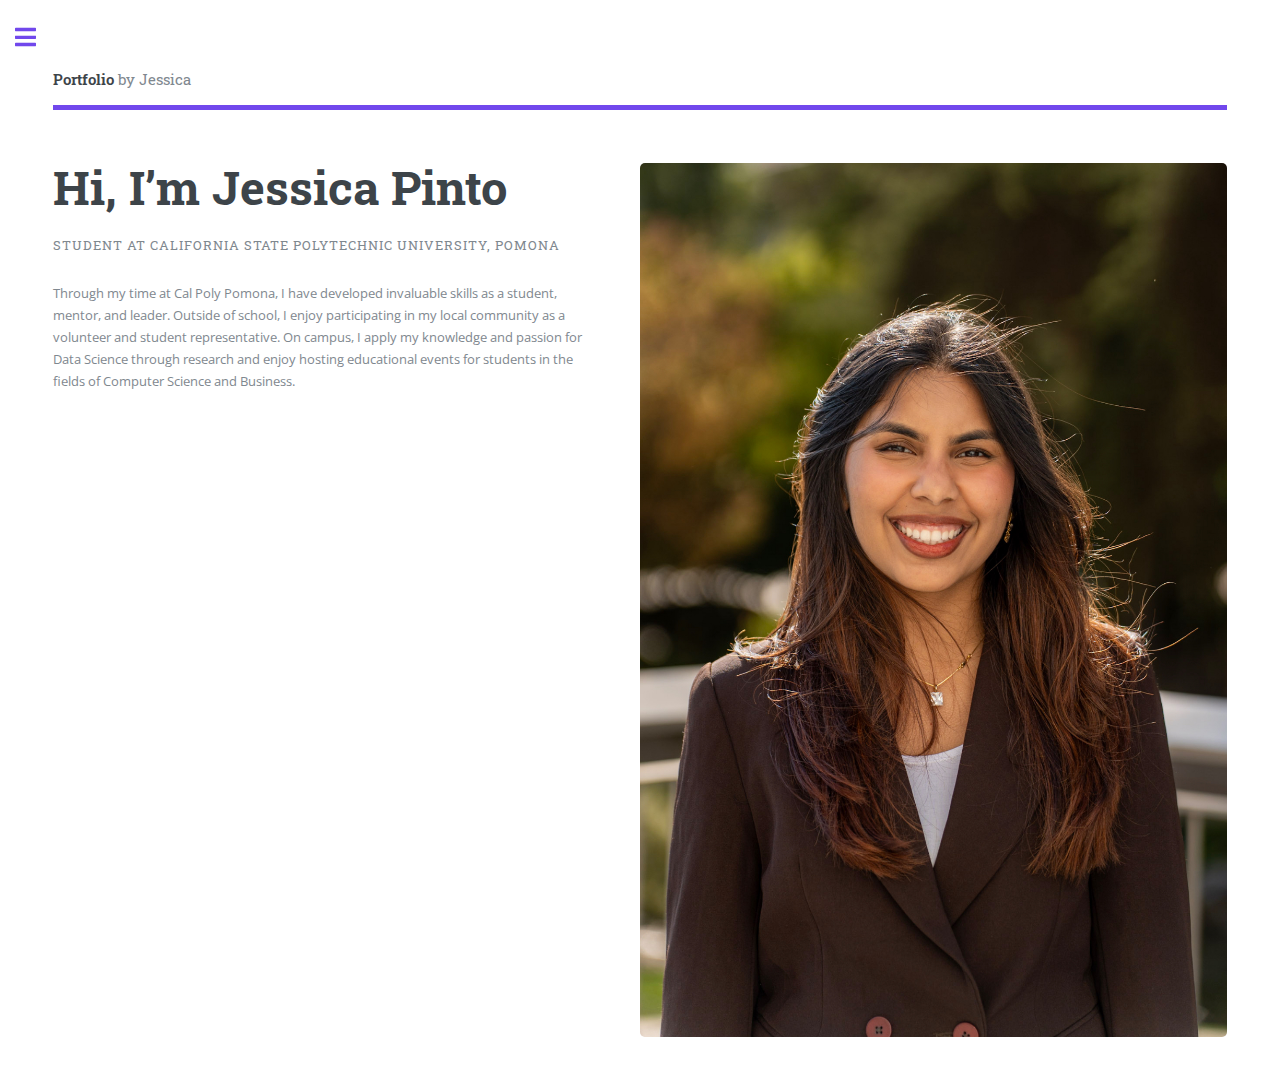
<file: index.html>
<!DOCTYPE HTML>
<!--
	Editorial by HTML5 UP
	html5up.net | @ajlkn
	Free for personal and commercial use under the CCA 3.0 license (html5up.net/license)
-->

<!-- 
	Welcome to MISSA's Web Dev Workshop
	The file you're in right now is called an HTML file -- HTML standing for HyperText Markup Language. HTML files are like the skeleton of a webpage. 

	HTML is pretty simple: <>, also known as tags, denote blocks of code that specify which element the webpage should display -- e.g. <head> defines the processes run on a webpage's background. Tags either come in pairs or alone -- e.g. <head> Your code here </head>; <link />
-->

<!-- Start of HTML file -->
<html>
	<!-- Start of Webpage HEAD -->
	<head>

		<!-- FOR THE WORKSHOP: EDIT HEAD -->
		<!-- TO DO: Change the title -->
		<title>Jessica Pinto</title>
		<link rel="icon" type="image/x-icon" href="images/woman.png">
		<meta charset="utf-8" />
		<meta name="viewport" content="width=device-width, initial-scale=1, user-scalable=no" />
		<link rel="stylesheet" href="assets/css/main.css" />
	</head>
	<body class="is-preload">

		<!-- Wrapper -->
		<!-- 
			The <div> tag below is a general HTML tag that creates a "division" of space typically used to contain blocks of web components. They can be identified by adding an "id" to them -- e.g. the "wrapper" div is separate from the "main" div and are identified so they can be used differently.
		-->
			<div id="wrapper">

				<!-- Main -->
					<div id="main">
						<div class="inner">

							<!-- Header -->
								<header id="header">
									<a href="index.html" class="logo"><strong>Portfolio</strong> by Jessica</a>
								</header>

							<!-- Banner -->
							<!-- FOR THE WORKSHOP: LEARN TO EDIT TEXT -->
							<!-- TO DO: Add a short bio/ introduction -->
								<section id="banner">
									<div class="content">
										<header>
											<h1>Hi, I’m Jessica Pinto</h1>
											<p>Student at California State Polytechnic University, Pomona</p>
										</header>
										<p>Through my time at Cal Poly Pomona, I have developed invaluable skills as a student, mentor, and leader. 
											Outside of school, I enjoy participating in my local community as a volunteer and student representative. 
											On campus, I apply my knowledge and passion for Data Science through research and enjoy hosting educational events
										    for students in the fields of Computer Science and Business.</p>
									</div>
									<span class="image object">
										<img src="images/headshot.jpg" alt="" />
									</span>
								</section>

							<!-- Section -->
							<!-- FOR THE WORKSHOP: LEARN TO FIND AND EDIT ICONS -->
							<!-- TO DO: Change an icon with Font Awesome -->
								<!-- <section>
									<header class="major">
										<h2>My Skills</h2>
									</header>
									<div class="features">
										<article>
											<span class="icon solid fa-brain"></span>
											<div class="content">
												<h3>Leadership</h3>
												<p>Aenean ornare velit lacus, ac varius enim lorem ullamcorper dolore. Proin aliquam facilisis ante interdum. Sed nulla amet lorem feugiat tempus aliquam.</p>
											</div>
										</article>
										<article>
											<span class="icon solid fa-paper-plane"></span>
											<div class="content">
												<h3>Creativity</h3>
												<p>Aenean ornare velit lacus, ac varius enim lorem ullamcorper dolore. Proin aliquam facilisis ante interdum. Sed nulla amet lorem feugiat tempus aliquam.</p>
											</div>
										</article>
										<article>
											<span class="icon solid fa-rocket"></span>
											<div class="content">
												<h3>Collaboration</h3>
												<p>Aenean ornare velit lacus, ac varius enim lorem ullamcorper dolore. Proin aliquam facilisis ante interdum. Sed nulla amet lorem feugiat tempus aliquam.</p>
											</div>
										</article>
										<article>
											<span class="icon solid fa-signal"></span>
											<div class="content">
												<h3>Writing</h3>
												<p>Aenean ornare velit lacus, ac varius enim lorem ullamcorper dolore. Proin aliquam facilisis ante interdum. Sed nulla amet lorem feugiat tempus aliquam.</p>
											</div>
										</article>
									</div>
								</section> -->
						</div>
					</div>

				<!-- Sidebar -->
					<div id="sidebar">
						<div class="inner">

							<!-- Menu -->
								<nav id="menu">
								<header class="major">
									<h2>Menu</h2>
								</header>
								<ul>
									<li><a href="index.html">Home</a></li>
									<li><a href="projects.html">Projects</a></li>
									<li><a href="research.html">Research</a></li>
									<li><a href="clubs.html">Clubs</a></li>
									<li><a href="volunteering.html">Volunteering</a></li>
								</ul>
							</nav>
							</nav>
								<section>
									<header class="major">
										<h2>Get in touch</h2>
									</header>
									<ul class="contact">
										<li class="icon solid fa-envelope"><a href="#">jmpinto@cpp.edu</a></li>									</ul>
								</section>

							<!-- Footer -->
								<footer id="footer">
									<p>Design: <a href="https://html5up.net">HTML5 UP</a>.</p>
								</footer>

						</div>
					</div>

			</div>

		<!-- Scripts -->
			<script src="assets/js/jquery.min.js"></script>
			<script src="assets/js/browser.min.js"></script>
			<script src="assets/js/breakpoints.min.js"></script>
			<script src="assets/js/util.js"></script>
			<script src="assets/js/main.js"></script>

	</body>
</html>
</file>
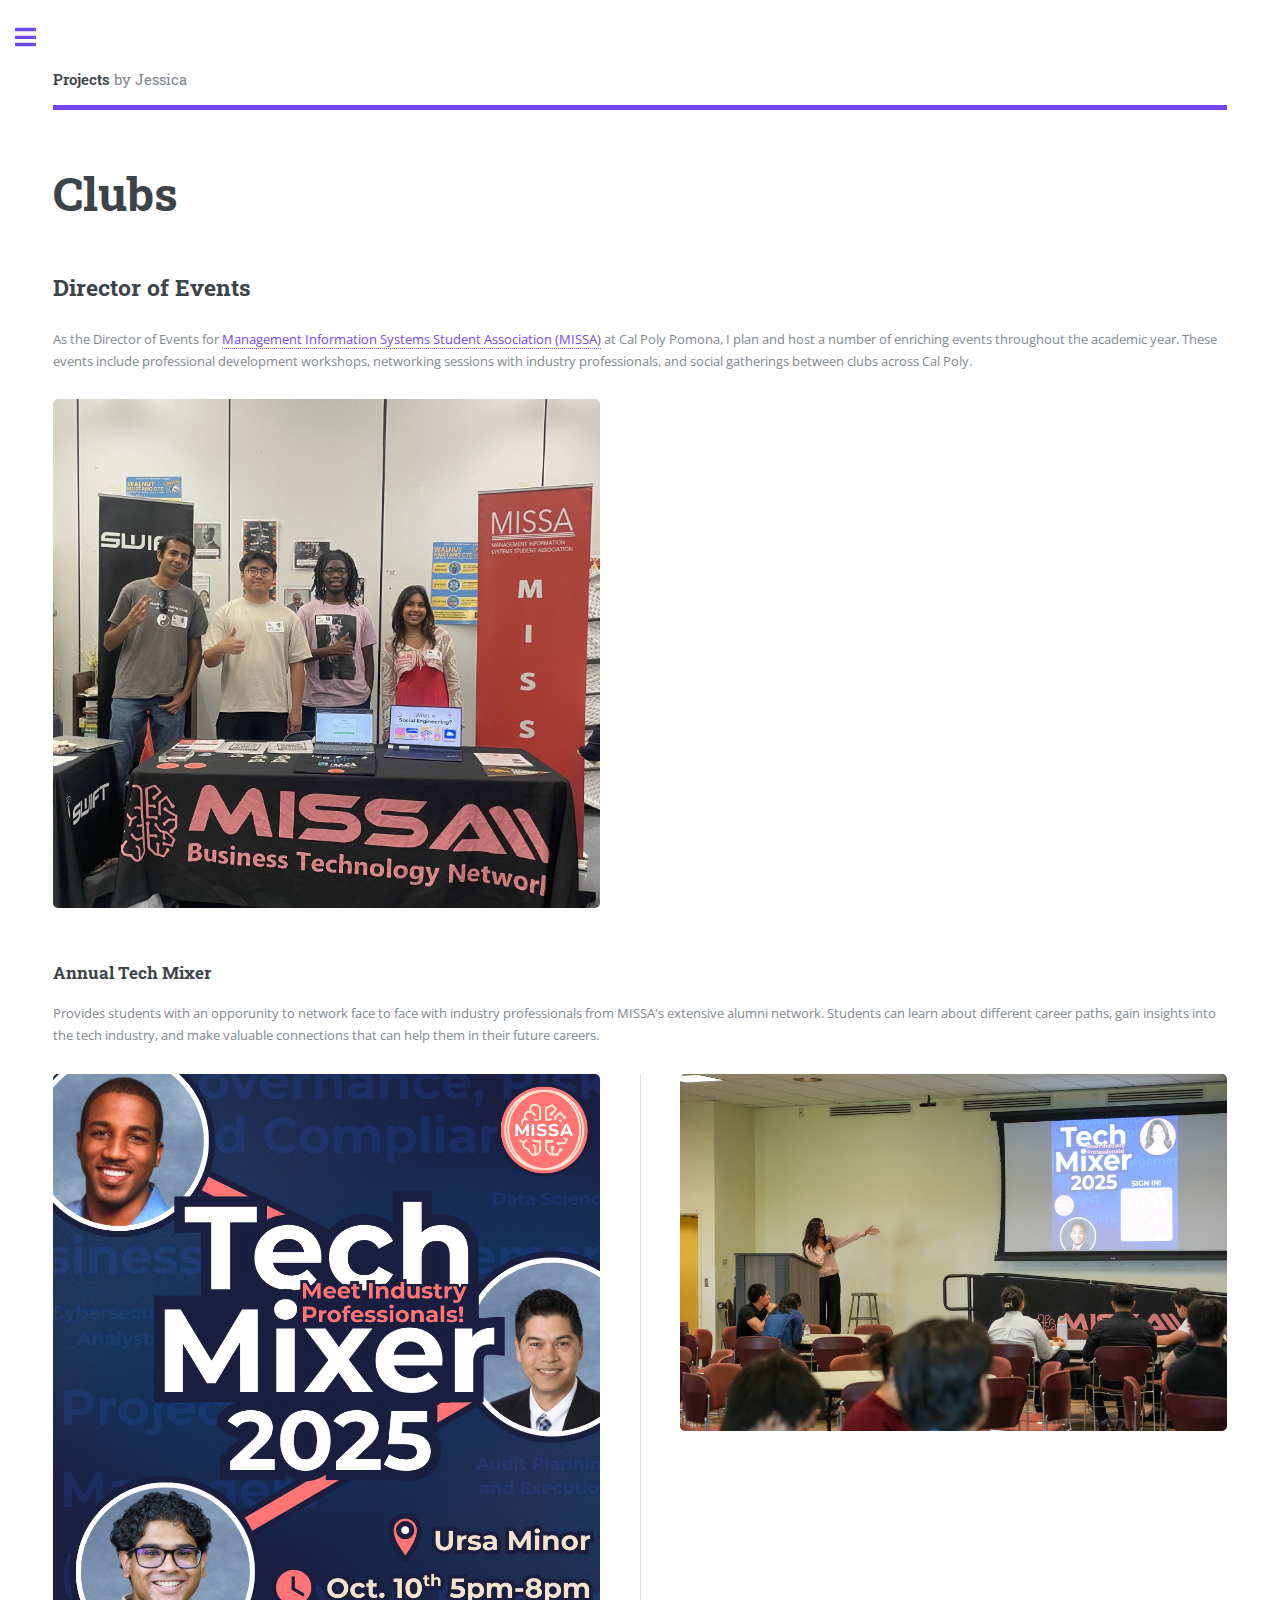
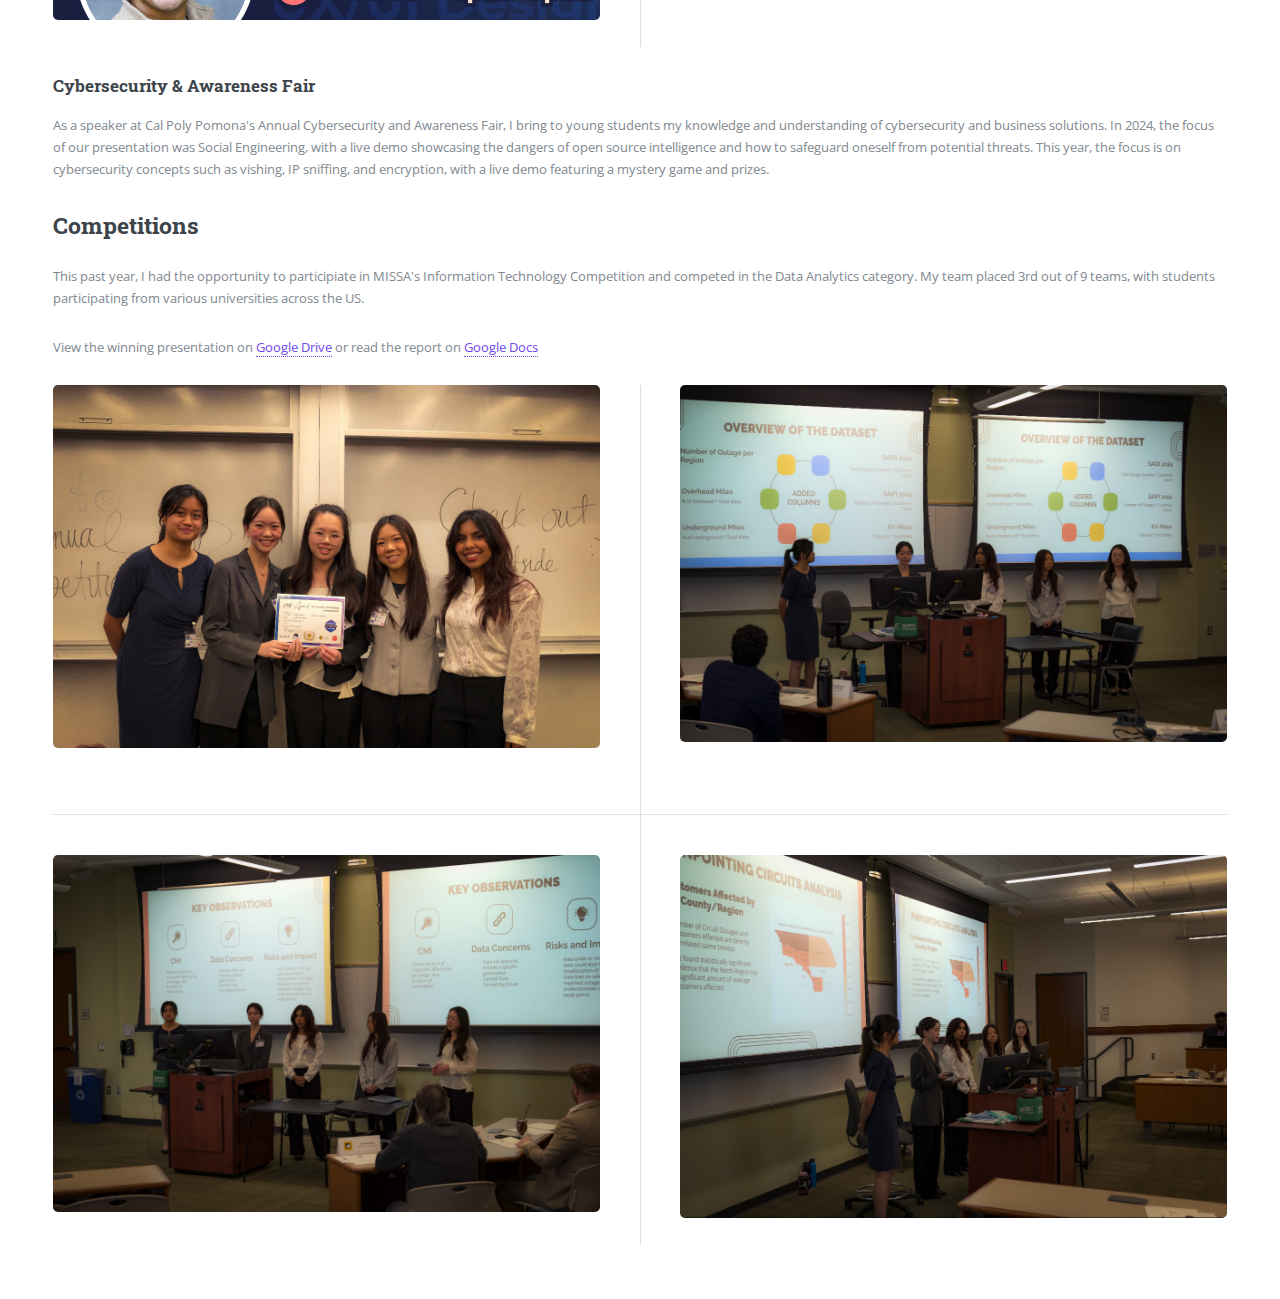
<file: clubs.html>
<!DOCTYPE HTML>
<!--
	Editorial by HTML5 UP
	html5up.net | @ajlkn
	Free for personal and commercial use under the CCA 3.0 license (html5up.net/license)
-->
<html>
	<head>
		<title>Jessica's Projects</title>
		<meta charset="utf-8" />
		<meta name="viewport" content="width=device-width, initial-scale=1, user-scalable=no" />
		<link rel="stylesheet" href="assets/css/main.css" />
	</head>
	<body class="is-preload">

		<!-- Wrapper -->
			<div id="wrapper">

				<!-- Main -->
					<div id="main">
						<div class="inner">

							<!-- Header -->
								<header id="header">
									<a href="projects.html" class="logo"><strong>Projects</strong> by Jessica</a>

								</header>

							<!-- Content -->
								<section>
		
								<!-- Section -->
							<!-- FOR THE WORKSHOP: LEARN TO ADD AN IMAGE AND CHANGE LINKS -->
							<!-- TO DO: Find and add an image via Unsplash -->
								<section>
									<header class="main">
										<h1>Clubs</h1>
									</header>

									<h2>Director of Events</h2>

									<p>As the Director of Events for <a href="https://www.calpolymissa.org/index.html">Management Information Systems Student Association (MISSA)</a> at Cal Poly Pomona, I plan and host a number of 
										enriching events throughout the academic year. These events include professional development workshops, networking sessions with industry professionals, and social gatherings between clubs across Cal Poly. 
									</p>

									<div class="posts">
										<article>
											<span class="image main"><img src="images/missa.jpg" alt="" /></span>
										</article>
									</div>
									

									<h3>Annual Tech Mixer</h3>
									<p>Provides students with an opporunity to network face to face with industry professionals from MISSA's extensive alumni network. 
										Students can learn about different career paths, gain insights into the tech industry, and make valuable connections that can help them in their future careers. 
									</p>
									
									<div class="posts">
										<article>
											<span class="image main"><img src="images/Tech Mixer General Flyer.png" alt="" /></span>
										</article>
										<article>
											<span class="image main"><img src="images/techmixer2.png" alt="" /></span>
										</article>
									</div>

									<h3>Cybersecurity & Awareness Fair</h3>
									<p>As a speaker at Cal Poly Pomona's Annual Cybersecurity and Awareness Fair, I bring to young students my knowledge and understanding of cybersecurity and business solutions. 
										In 2024, the focus of our presentation was Social Engineering, with a live demo showcasing the dangers of open source intelligence and how to safeguard oneself from potential threats. 
										This year, the focus is on cybersecurity concepts such as vishing, IP sniffing, and encryption, with a live demo featuring a mystery game and prizes. </p>
									
									<div style="display: flex; align-items: flex-start; gap: 20px;">

									</div>
									
									<div class="inner">
										<header class="main">
											<h2>Competitions</h2>
										</header>
									<p> This past year, I had the opportunity to participiate in MISSA's Information Technology Competition and competed in the Data Analytics category.
										My team placed 3rd out of 9 teams, with students participating from various universities across the US.
									</p>

									<p>View the winning presentation on <a href="https://drive.google.com/file/d/1DT1ABekE-PGQMsi8etUM8xCVpPfg-5Gq/view?usp=drivesdk">Google Drive</a> or read the report on <a href="https://docs.google.com/document/d/1KzLRn5_afu-OHxMbF7qkDqn8rm1UJLKGaKNW13cE5Ic/edit?usp=sharing">Google Docs</a></p>
									<div class="posts">
										<article>
											<span class="image main"><img src="images/itc2.jpg" alt="" /></span>
										</article>
										<article>
											<span class="image main"><img src="images/itc3.jpg" alt="" /></span>
										</article>
										<article>
											<span class="image main"><img src="images/itc4.jpg" alt="" /></span>
										</article>
										<article>
											<span class="image main"><img src="images/itc1.jpeg" alt="" /></span>
										</article>
									</div>
									</div>
									
									
								</section>
						</section>
						</div>
					</div>

				<!-- Sidebar -->
					<div id="sidebar">
						<div class="inner">


							<!-- Menu -->
							<nav id="menu">
								<header class="major">
									<h2>Menu</h2>
								</header>
								<ul>
									<li><a href="index.html">Home</a></li>
									<li><a href="projects.html">Projects</a></li>
									<li><a href="research.html">Research</a></li>
									<li><a href="clubs.html">Clubs</a></li>
									<li><a href="volunteering.html">Volunteering</a></li>
								</ul>
							</nav>

							<!-- Section -->
								<section>
									<header class="major">
										<h2>Get in touch</h2>
									</header>
									<ul class="contact">
										<li class="icon solid fa-envelope"><a href="#">jmpinto@cpp.edu</a></li>									</ul>
								</section>
							
							

							<!-- Footer -->
								<footer id="footer">
									<p>Design: <a href="https://html5up.net">HTML5 UP</a>.</p>
								</footer>

						</div>
					</div>
				

			</div>
		
		<!-- Scripts -->
			<script src="assets/js/jquery.min.js"></script>
			<script src="assets/js/browser.min.js"></script>
			<script src="assets/js/breakpoints.min.js"></script>
			<script src="assets/js/util.js"></script>
			<script src="assets/js/main.js"></script>

	</body>
</html>
</file>
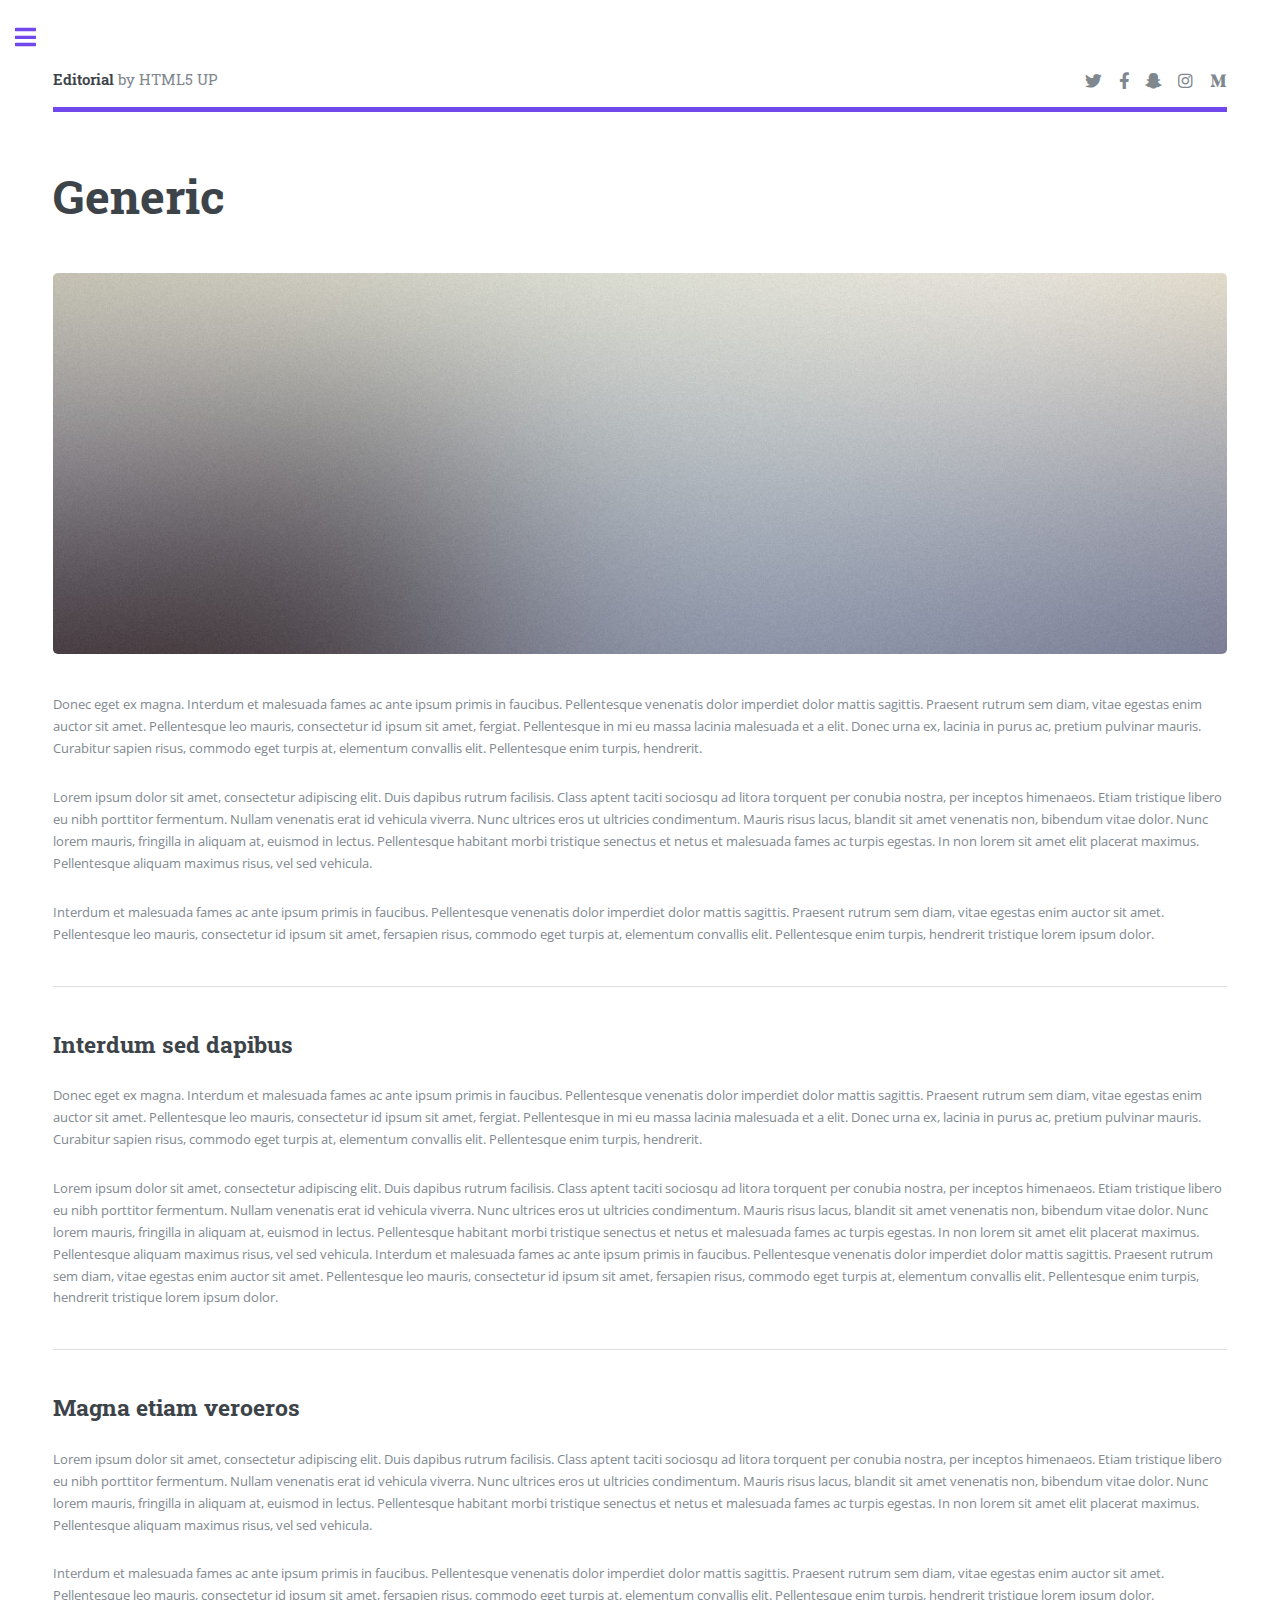
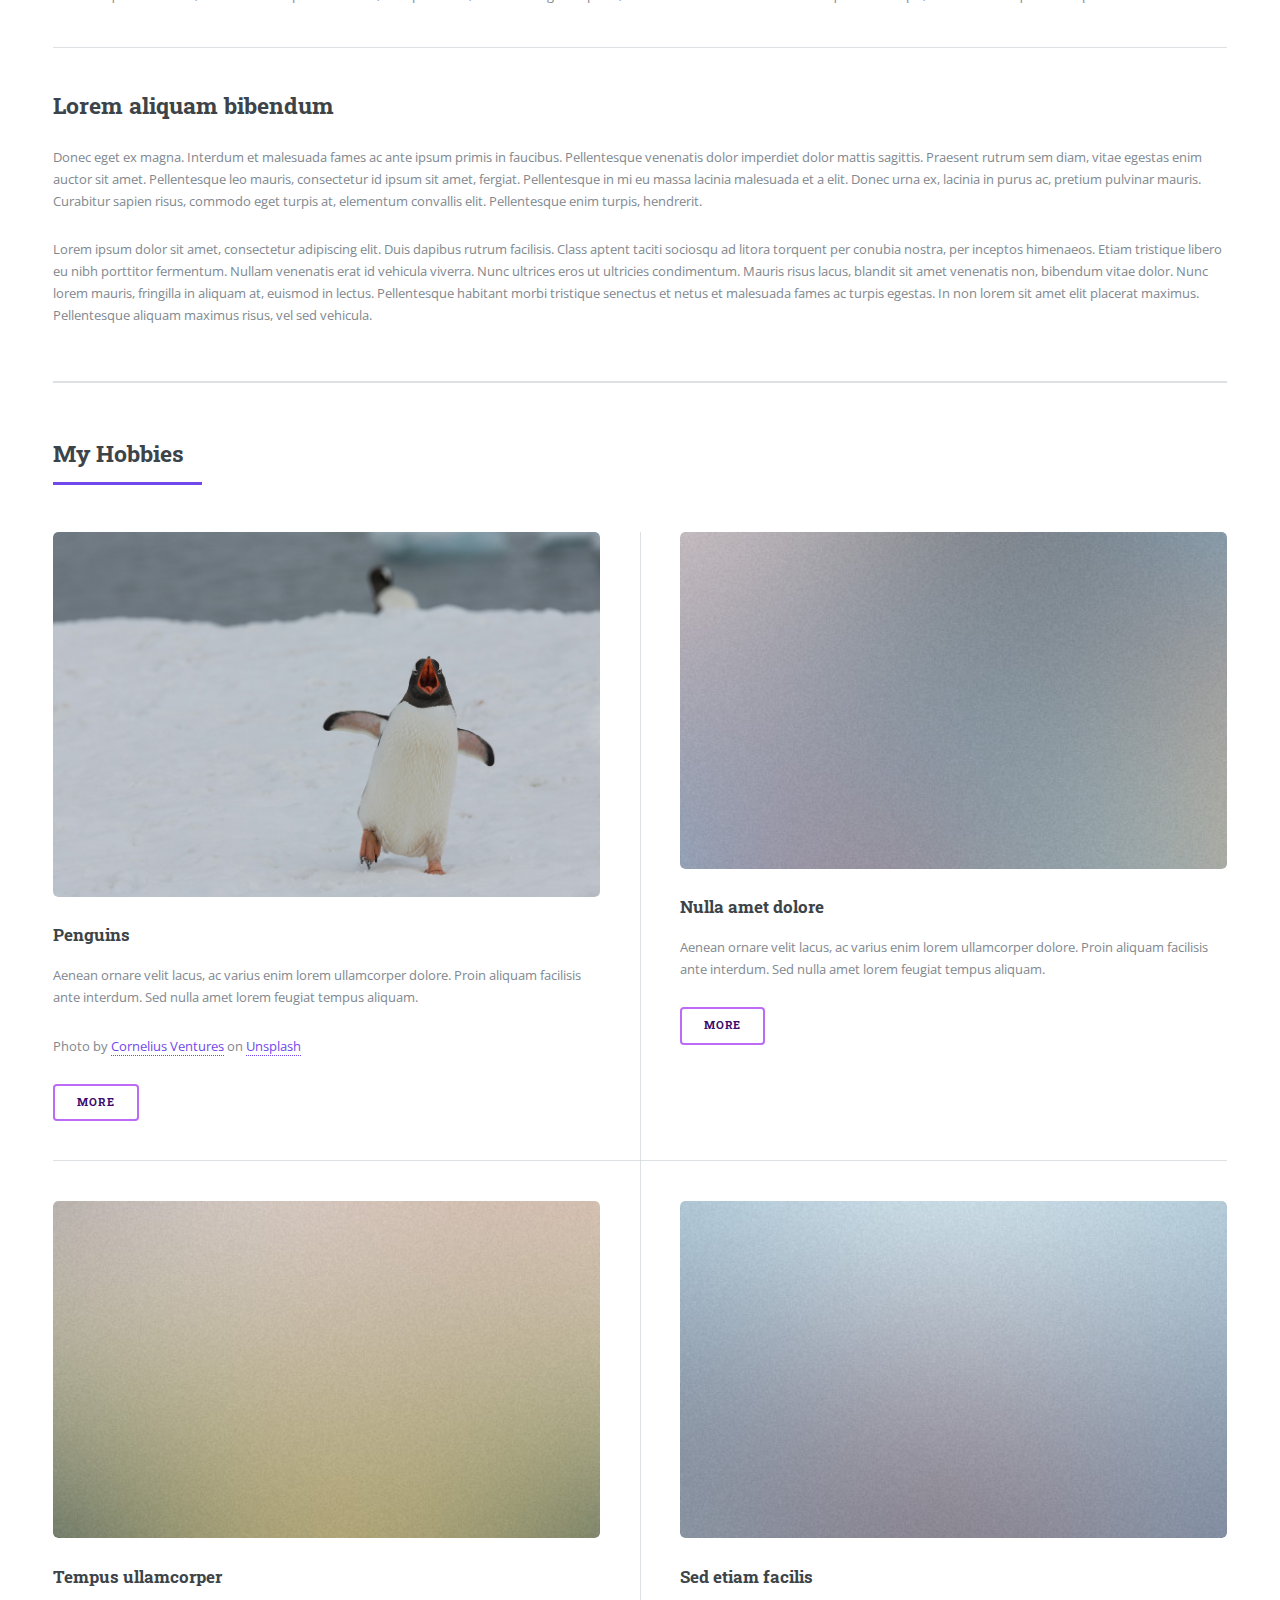
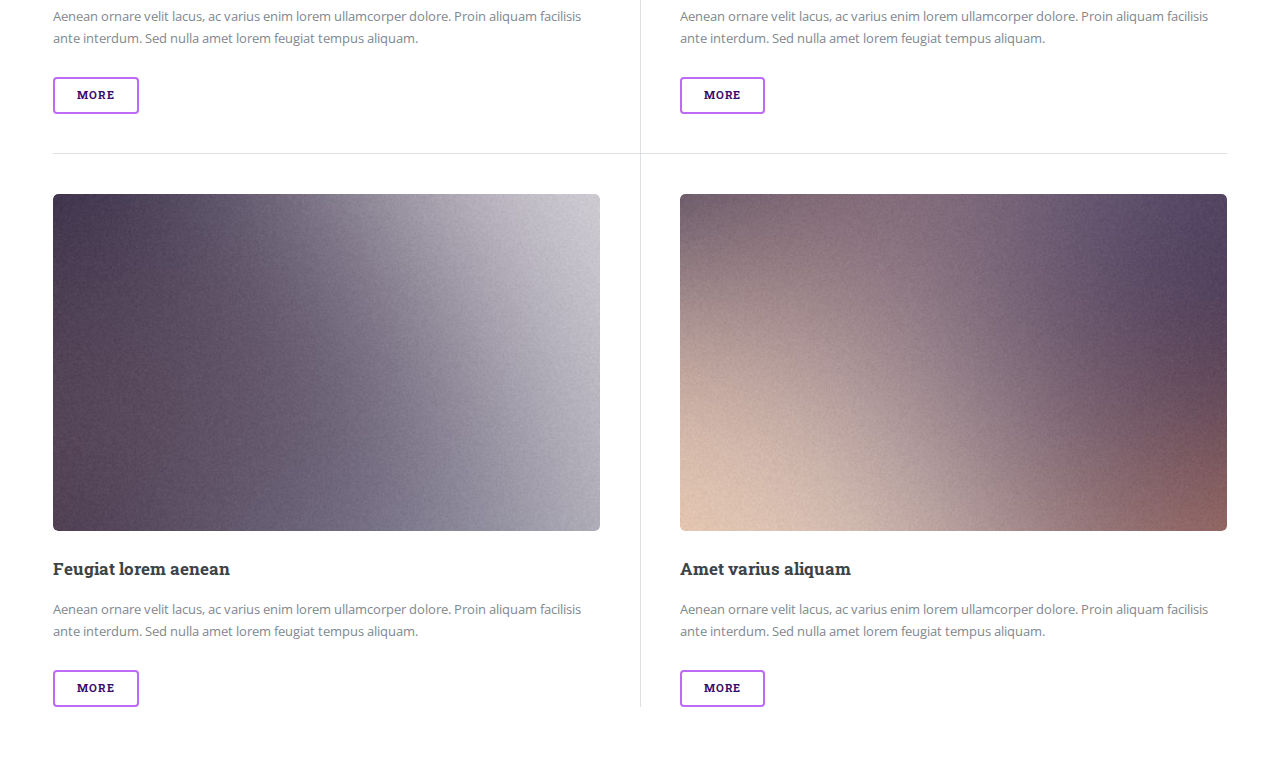
<file: general copy 3.html>
<!DOCTYPE HTML>
<!--
	Editorial by HTML5 UP
	html5up.net | @ajlkn
	Free for personal and commercial use under the CCA 3.0 license (html5up.net/license)
-->
<html>
	<head>
		<title>Jessica's Research</title>
		<meta charset="utf-8" />
		<meta name="viewport" content="width=device-width, initial-scale=1, user-scalable=no" />
		<link rel="stylesheet" href="assets/css/main.css" />
	</head>
	<body class="is-preload">

		<!-- Wrapper -->
			<div id="wrapper">

				<!-- Main -->
					<div id="main">
						<div class="inner">

							<!-- Header -->
								<header id="header">
									<a href="index.html" class="logo"><strong>Editorial</strong> by HTML5 UP</a>
									<ul class="icons">
										<li><a href="#" class="icon brands fa-twitter"><span class="label">Twitter</span></a></li>
										<li><a href="#" class="icon brands fa-facebook-f"><span class="label">Facebook</span></a></li>
										<li><a href="#" class="icon brands fa-snapchat-ghost"><span class="label">Snapchat</span></a></li>
										<li><a href="#" class="icon brands fa-instagram"><span class="label">Instagram</span></a></li>
										<li><a href="#" class="icon brands fa-medium-m"><span class="label">Medium</span></a></li>
									</ul>
								</header>

							<!-- Content -->
								<section>
									<header class="main">
										<h1>Generic</h1>
									</header>

									<span class="image main"><img src="images/pic11.jpg" alt="" /></span>

									<p>Donec eget ex magna. Interdum et malesuada fames ac ante ipsum primis in faucibus. Pellentesque venenatis dolor imperdiet dolor mattis sagittis. Praesent rutrum sem diam, vitae egestas enim auctor sit amet. Pellentesque leo mauris, consectetur id ipsum sit amet, fergiat. Pellentesque in mi eu massa lacinia malesuada et a elit. Donec urna ex, lacinia in purus ac, pretium pulvinar mauris. Curabitur sapien risus, commodo eget turpis at, elementum convallis elit. Pellentesque enim turpis, hendrerit.</p>
									<p>Lorem ipsum dolor sit amet, consectetur adipiscing elit. Duis dapibus rutrum facilisis. Class aptent taciti sociosqu ad litora torquent per conubia nostra, per inceptos himenaeos. Etiam tristique libero eu nibh porttitor fermentum. Nullam venenatis erat id vehicula viverra. Nunc ultrices eros ut ultricies condimentum. Mauris risus lacus, blandit sit amet venenatis non, bibendum vitae dolor. Nunc lorem mauris, fringilla in aliquam at, euismod in lectus. Pellentesque habitant morbi tristique senectus et netus et malesuada fames ac turpis egestas. In non lorem sit amet elit placerat maximus. Pellentesque aliquam maximus risus, vel sed vehicula.</p>
									<p>Interdum et malesuada fames ac ante ipsum primis in faucibus. Pellentesque venenatis dolor imperdiet dolor mattis sagittis. Praesent rutrum sem diam, vitae egestas enim auctor sit amet. Pellentesque leo mauris, consectetur id ipsum sit amet, fersapien risus, commodo eget turpis at, elementum convallis elit. Pellentesque enim turpis, hendrerit tristique lorem ipsum dolor.</p>

									<hr class="major" />

									<h2>Interdum sed dapibus</h2>
									<p>Donec eget ex magna. Interdum et malesuada fames ac ante ipsum primis in faucibus. Pellentesque venenatis dolor imperdiet dolor mattis sagittis. Praesent rutrum sem diam, vitae egestas enim auctor sit amet. Pellentesque leo mauris, consectetur id ipsum sit amet, fergiat. Pellentesque in mi eu massa lacinia malesuada et a elit. Donec urna ex, lacinia in purus ac, pretium pulvinar mauris. Curabitur sapien risus, commodo eget turpis at, elementum convallis elit. Pellentesque enim turpis, hendrerit.</p>
									<p>Lorem ipsum dolor sit amet, consectetur adipiscing elit. Duis dapibus rutrum facilisis. Class aptent taciti sociosqu ad litora torquent per conubia nostra, per inceptos himenaeos. Etiam tristique libero eu nibh porttitor fermentum. Nullam venenatis erat id vehicula viverra. Nunc ultrices eros ut ultricies condimentum. Mauris risus lacus, blandit sit amet venenatis non, bibendum vitae dolor. Nunc lorem mauris, fringilla in aliquam at, euismod in lectus. Pellentesque habitant morbi tristique senectus et netus et malesuada fames ac turpis egestas. In non lorem sit amet elit placerat maximus. Pellentesque aliquam maximus risus, vel sed vehicula. Interdum et malesuada fames ac ante ipsum primis in faucibus. Pellentesque venenatis dolor imperdiet dolor mattis sagittis. Praesent rutrum sem diam, vitae egestas enim auctor sit amet. Pellentesque leo mauris, consectetur id ipsum sit amet, fersapien risus, commodo eget turpis at, elementum convallis elit. Pellentesque enim turpis, hendrerit tristique lorem ipsum dolor.</p>

									<hr class="major" />

									<h2>Magna etiam veroeros</h2>
									<p>Lorem ipsum dolor sit amet, consectetur adipiscing elit. Duis dapibus rutrum facilisis. Class aptent taciti sociosqu ad litora torquent per conubia nostra, per inceptos himenaeos. Etiam tristique libero eu nibh porttitor fermentum. Nullam venenatis erat id vehicula viverra. Nunc ultrices eros ut ultricies condimentum. Mauris risus lacus, blandit sit amet venenatis non, bibendum vitae dolor. Nunc lorem mauris, fringilla in aliquam at, euismod in lectus. Pellentesque habitant morbi tristique senectus et netus et malesuada fames ac turpis egestas. In non lorem sit amet elit placerat maximus. Pellentesque aliquam maximus risus, vel sed vehicula.</p>
									<p>Interdum et malesuada fames ac ante ipsum primis in faucibus. Pellentesque venenatis dolor imperdiet dolor mattis sagittis. Praesent rutrum sem diam, vitae egestas enim auctor sit amet. Pellentesque leo mauris, consectetur id ipsum sit amet, fersapien risus, commodo eget turpis at, elementum convallis elit. Pellentesque enim turpis, hendrerit tristique lorem ipsum dolor.</p>

									<hr class="major" />

									<h2>Lorem aliquam bibendum</h2>
									<p>Donec eget ex magna. Interdum et malesuada fames ac ante ipsum primis in faucibus. Pellentesque venenatis dolor imperdiet dolor mattis sagittis. Praesent rutrum sem diam, vitae egestas enim auctor sit amet. Pellentesque leo mauris, consectetur id ipsum sit amet, fergiat. Pellentesque in mi eu massa lacinia malesuada et a elit. Donec urna ex, lacinia in purus ac, pretium pulvinar mauris. Curabitur sapien risus, commodo eget turpis at, elementum convallis elit. Pellentesque enim turpis, hendrerit.</p>
									<p>Lorem ipsum dolor sit amet, consectetur adipiscing elit. Duis dapibus rutrum facilisis. Class aptent taciti sociosqu ad litora torquent per conubia nostra, per inceptos himenaeos. Etiam tristique libero eu nibh porttitor fermentum. Nullam venenatis erat id vehicula viverra. Nunc ultrices eros ut ultricies condimentum. Mauris risus lacus, blandit sit amet venenatis non, bibendum vitae dolor. Nunc lorem mauris, fringilla in aliquam at, euismod in lectus. Pellentesque habitant morbi tristique senectus et netus et malesuada fames ac turpis egestas. In non lorem sit amet elit placerat maximus. Pellentesque aliquam maximus risus, vel sed vehicula.</p>

								</section>
								<!-- Section -->
							<!-- FOR THE WORKSHOP: LEARN TO ADD AN IMAGE AND CHANGE LINKS -->
							<!-- TO DO: Find and add an image via Unsplash -->
								<section>
									<header class="major">
										<h2>My Hobbies</h2>
									</header>
									<div class="posts">
										<article>
											<a href="#" class="image"><img src="images/penguin.jpg" alt="" /></a>
											<h3>Penguins</h3>
											<p>Aenean ornare velit lacus, ac varius enim lorem ullamcorper dolore. Proin aliquam facilisis ante interdum. Sed nulla amet lorem feugiat tempus aliquam.</p>
											<!-- Give credit to author -->
											<p>Photo by <a href="https://unsplash.com/@corneliusventures?utm_content=creditCopyText&utm_medium=referral&utm_source=unsplash">Cornelius Ventures</a> on <a href="https://unsplash.com/photos/white-and-black-penguin-on-snow-covered-ground-during-daytime-xw0qdCSerPo?utm_content=creditCopyText&utm_medium=referral&utm_source=unsplash">Unsplash</a></p>
											
											<!-- TO DO: Change link -->
											<ul class="actions">
												<li><a href="https://youtu.be/Y82jDHRrswc" target="_blank" class="button">More</a></li>
											</ul>
										</article>
										<article>
											<a href="#" class="image"><img src="images/pic02.jpg" alt="" /></a>
											<h3>Nulla amet dolore</h3>
											<p>Aenean ornare velit lacus, ac varius enim lorem ullamcorper dolore. Proin aliquam facilisis ante interdum. Sed nulla amet lorem feugiat tempus aliquam.</p>
											<ul class="actions">
												<li><a href="#" class="button">More</a></li>
											</ul>
										</article>
										<article>
											<a href="#" class="image"><img src="images/pic03.jpg" alt="" /></a>
											<h3>Tempus ullamcorper</h3>
											<p>Aenean ornare velit lacus, ac varius enim lorem ullamcorper dolore. Proin aliquam facilisis ante interdum. Sed nulla amet lorem feugiat tempus aliquam.</p>
											<ul class="actions">
												<li><a href="#" class="button">More</a></li>
											</ul>
										</article>
										<article>
											<a href="#" class="image"><img src="images/pic04.jpg" alt="" /></a>
											<h3>Sed etiam facilis</h3>
											<p>Aenean ornare velit lacus, ac varius enim lorem ullamcorper dolore. Proin aliquam facilisis ante interdum. Sed nulla amet lorem feugiat tempus aliquam.</p>
											<ul class="actions">
												<li><a href="#" class="button">More</a></li>
											</ul>
										</article>
										<article>
											<a href="#" class="image"><img src="images/pic05.jpg" alt="" /></a>
											<h3>Feugiat lorem aenean</h3>
											<p>Aenean ornare velit lacus, ac varius enim lorem ullamcorper dolore. Proin aliquam facilisis ante interdum. Sed nulla amet lorem feugiat tempus aliquam.</p>
											<ul class="actions">
												<li><a href="#" class="button">More</a></li>
											</ul>
										</article>
										<article>
											<a href="#" class="image"><img src="images/pic06.jpg" alt="" /></a>
											<h3>Amet varius aliquam</h3>
											<p>Aenean ornare velit lacus, ac varius enim lorem ullamcorper dolore. Proin aliquam facilisis ante interdum. Sed nulla amet lorem feugiat tempus aliquam.</p>
											<ul class="actions">
												<li><a href="#" class="button">More</a></li>
											</ul>
										</article>
									</div>
								</section>

						</div>
					</div>

				<!-- Sidebar -->
					<div id="sidebar">
						<div class="inner">

							<!-- Search -->
								<section id="search" class="alt">
									<form method="post" action="#">
										<input type="text" name="query" id="query" placeholder="Search" />
									</form>
								</section>

							<!-- Menu -->
							<nav id="menu">
								<header class="major">
									<h2>Menu</h2>
								</header>
								<ul>
									<li><a href="index.html">Home</a></li>
									<li>
										<span class="opener">Projects</span>
										<ul>
											<li><a href="general.html">Computer Science</a></li>
											<li><a href="elements.html">Data Science</a></li>
											<li><a href="#">Machine Learning</a></li>
										</ul>
									</li>
									<li><a href="#">Research</a></li>
									<li><a href="#">Clubs</a></li>
									<li>
										<span class="opener">Volunteering</span>
										<ul>
											<li><a href="#">ISpine Health Center</a></li>
											<li><a href="#">Chamber of Commerce</a></li>
											<li><a href="#">St. Paul the Apostle</a></li>
										</ul>
									</li>
									<!-- <li><a href="#">Adipiscing</a></li>
									<li>
										<span class="opener">Another Submenu</span>
										<ul>
											<li><a href="#">Lorem Dolor</a></li>
											<li><a href="#">Ipsum Adipiscing</a></li>
											<li><a href="#">Tempus Magna</a></li>
											<li><a href="#">Feugiat Veroeros</a></li>
										</ul>
									</li>
									<li><a href="#">Maximus Erat</a></li>
									<li><a href="#">Sapien Mauris</a></li>
									<li><a href="#">Amet Lacinia</a></li> -->
								</ul>
							</nav>

							<!-- Section -->
								<section>
									<header class="major">
										<h2>Get in touch</h2>
									</header>
									<p>Sed varius enim lorem ullamcorper dolore aliquam aenean ornare velit lacus, ac varius enim lorem ullamcorper dolore. Proin sed aliquam facilisis ante interdum. Sed nulla amet lorem feugiat tempus aliquam.</p>
									<ul class="contact">
										<li class="icon solid fa-envelope"><a href="#">information@untitled.tld</a></li>
										<li class="icon solid fa-phone">(000) 000-0000</li>
										<li class="icon solid fa-home">1234 Somewhere Road #8254<br />
										Nashville, TN 00000-0000</li>
									</ul>
								</section>
							
							

							<!-- Footer -->
								<footer id="footer">
									<p class="copyright">&copy; Untitled. All rights reserved. Demo Images: <a href="https://unsplash.com">Unsplash</a>. Design: <a href="https://html5up.net">HTML5 UP</a>.</p>
								</footer>

						</div>
					</div>
				

			</div>
		
		<!-- Scripts -->
			<script src="assets/js/jquery.min.js"></script>
			<script src="assets/js/browser.min.js"></script>
			<script src="assets/js/breakpoints.min.js"></script>
			<script src="assets/js/util.js"></script>
			<script src="assets/js/main.js"></script>

	</body>
</html>
</file>
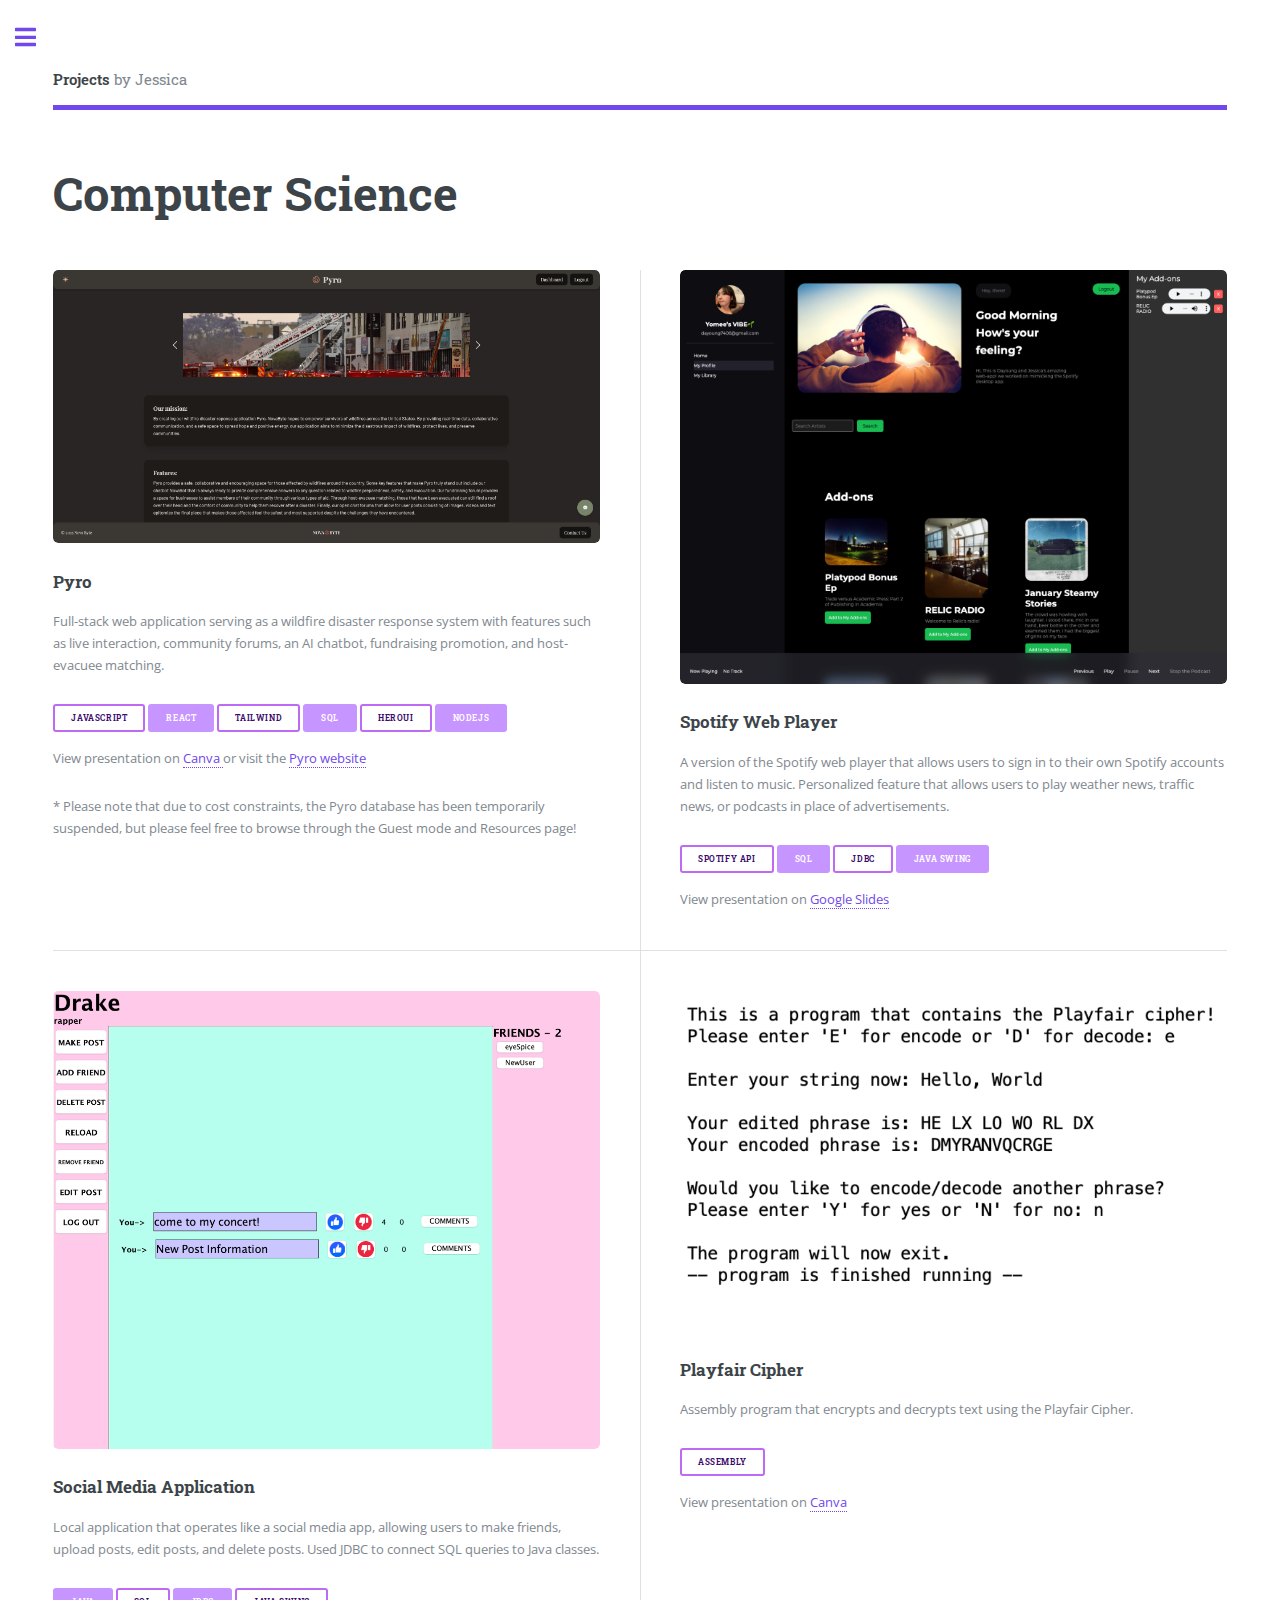
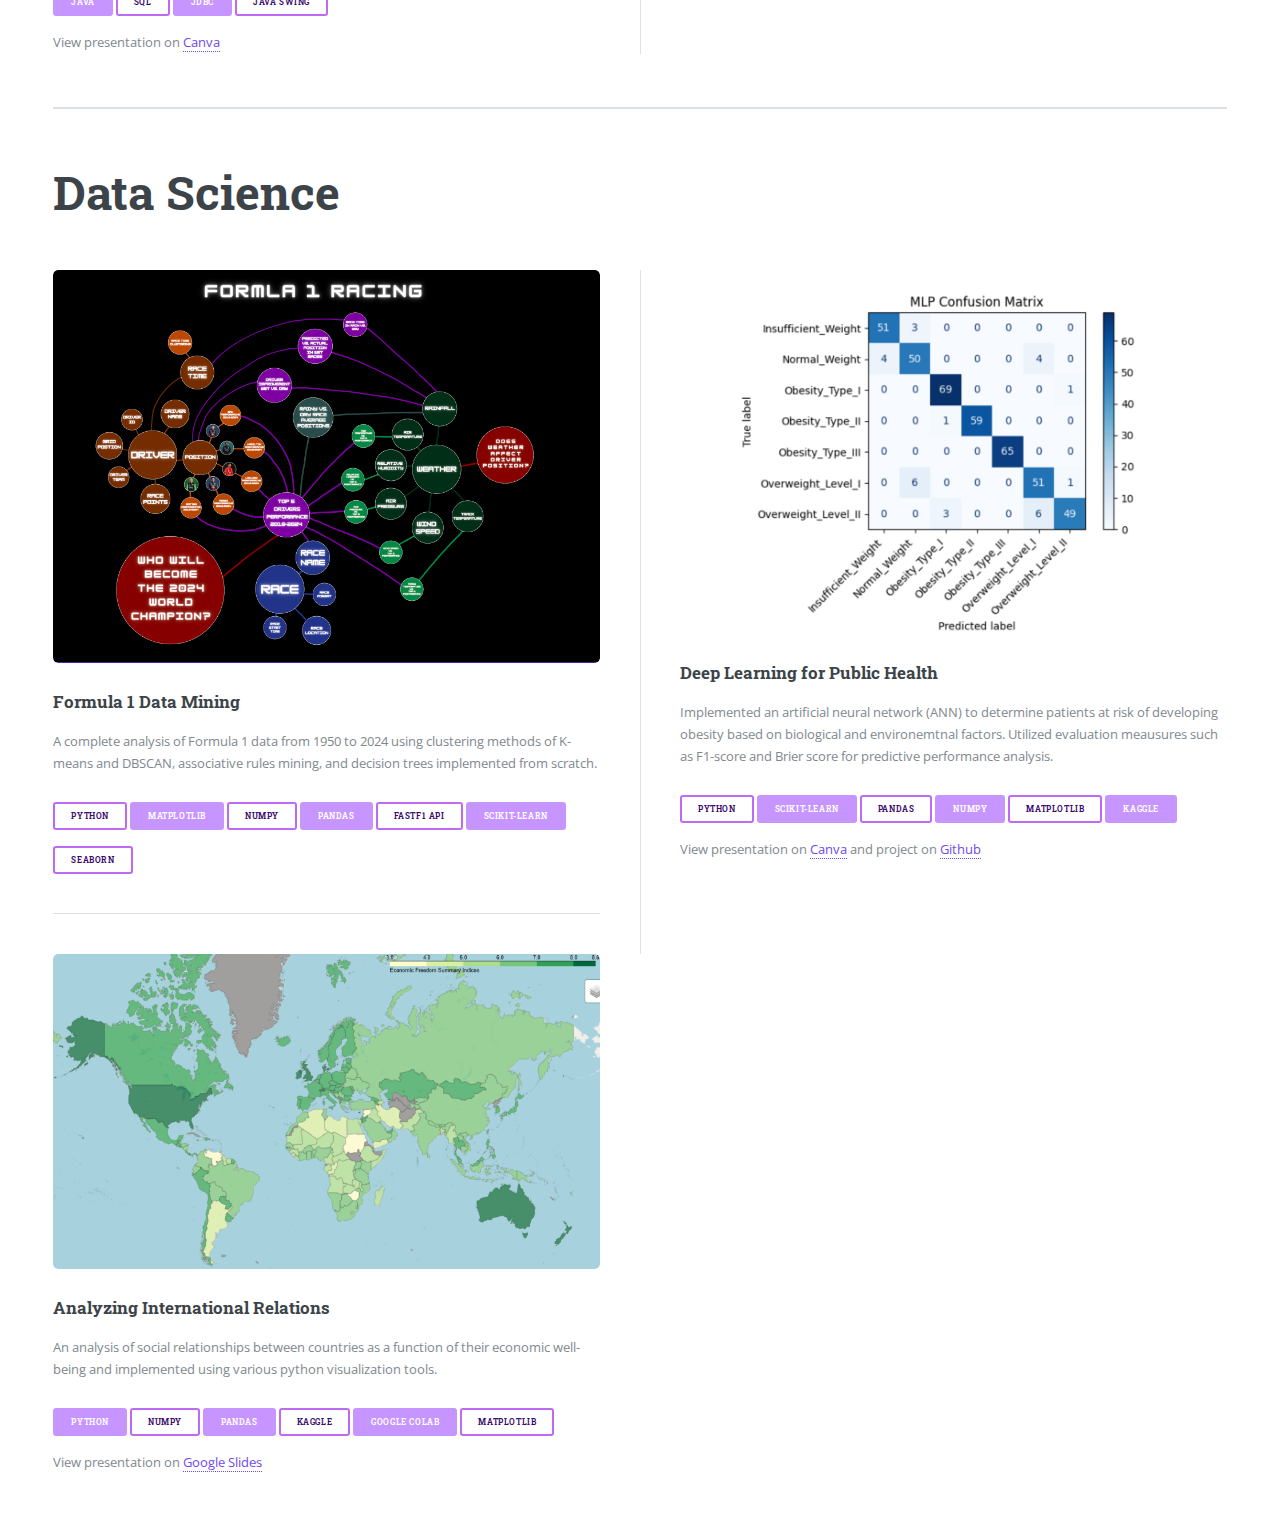
<file: projects.html>
<!DOCTYPE HTML>
<!--
	Editorial by HTML5 UP
	html5up.net | @ajlkn
	Free for personal and commercial use under the CCA 3.0 license (html5up.net/license)
-->
<html>
	<head>
		<title>Jessica's Projects</title>
		<meta charset="utf-8" />
		<meta name="viewport" content="width=device-width, initial-scale=1, user-scalable=no" />
		<link rel="stylesheet" href="assets/css/main.css" />
	</head>
	<body class="is-preload">

		<!-- Wrapper -->
			<div id="wrapper">

				<!-- Main -->
					<div id="main">
						<div class="inner">

							<!-- Header -->
								<header id="header">
									<a href="projects.html" class="logo"><strong>Projects</strong> by Jessica</a>

								</header>

							<!-- Content -->
								<section>
									<header class="main">
										<h1>Computer Science</h1>
									</header>
								
								<!-- Section -->
							<!-- FOR THE WORKSHOP: LEARN TO ADD AN IMAGE AND CHANGE LINKS -->
							<!-- TO DO: Find and add an image via Unsplash -->
								<section>
									<div class="posts">
										<article>
											<a href="#" class="image"><img src="images/Pyro.png" alt="" /></a>
											<h3>Pyro</h3>
											<p>Full-stack web application serving as a wildfire disaster response system with features such as live interaction, community forums, an AI chatbot, fundraising promotion, and host-evacuee matching.</p>
											<!-- Give credit to author -->
											<p class="button small">JavaScript</p>
											<p class="button primary small">React</p>
											<p class="button  small">Tailwind</p>
											<p class="button primary small">SQL</p>
											<p class="button small">HeroUI</p>
											<p class="button primary small">NodeJS</p>
											<p>View presentation on <a href="https://www.canva.com/design/DAGmpgfG9Hk/0J5ECMZ2yp0HXEQqOzZ5wQ/view?utm_content=DAGmpgfG9Hk&utm_campaign=designshare&utm_medium=link2&utm_source=uniquelinks&utlId=had8699d3d6">Canva </a>or visit the <a href="https://pyro-home.vercel.app/">Pyro website</a></p>
											<p>* Please note that due to cost constraints, the Pyro database has been temporarily suspended, but please feel free to browse through the Guest mode and Resources page!</p>

											
										</article>

										
										<article>
											<a href="#" class="image"><img src="images/Spotify.png" alt="" /></a>
											<h3>Spotify Web Player</h3>
											<p>A version of the Spotify web player that allows users to sign in to their own Spotify accounts and listen to music. Personalized feature that allows users to play weather news, traffic news, or podcasts in place of advertisements.</p>
											<!-- Give credit to author -->
											<p class="button small">Spotify API</p>
											<p class="button primary small">SQL</p>
											<p class="button small">JDBC</p>
											<p class="button primary small">Java Swing</p>
											<p>View presentation on <a href="https://docs.google.com/presentation/d/16zDAgXzzMrhmggU7gKcnMG1ZhHYKgJpyeDyI8hsOM2k/edit?usp=sharing">Google Slides</a></p>
										</article>

										<article>
											<a href="#" class="image"><img src="images/SocialMediaSys.png" alt="" /></a>
											<h3>Social Media Application</h3>
											<p>Local application that operates like a social media app, allowing users to make friends, upload posts, edit posts, and delete posts. Used JDBC to connect SQL queries to Java classes.</p>
											<!-- Give credit to author -->
											<p class="button primary small">Java</p>
											<p class="button small">SQL</p>
											<p class="button primary small">JDBC</p>
											<p class="button small">Java Swing</p>
											<p>View presentation on <a href="https://www.canva.com/design/DAG05PXPgtc/WN5ByCz8p6SCqp60E-GnnQ/view?utm_content=DAG05PXPgtc&utm_campaign=designshare&utm_medium=link2&utm_source=uniquelinks&utlId=h0395d3762d">Canva</a></p>
										</article>

										<article>
											<a href="#" class="image"><img src="images/PlayfairCipher.png" alt="" /></a>
											<h3>Playfair Cipher</h3>
											<p>Assembly program that encrypts and decrypts text using the Playfair Cipher.</p>
											<!-- Give credit to author -->
											<p class="button small">Assembly</p>
											<p>View presentation on <a href="https://www.canva.com/design/DAF2LU-EY3A/_gSjCs0s24K6vRN8i-Gv-w/view?utm_content=DAF2LU-EY3A&utm_campaign=designshare&utm_medium=link2&utm_source=uniquelinks&utlId=hba2a8a38d9">Canva</a></p>

											
										</article>
									</div>
								</section>
						</section>
						<section>
							<header class="main">
								<h1>Data Science</h1>
							</header>
							<div class="posts">
										<article>
											<a href="#" class="image"><img src="images/DataMining.png" alt="" /></a>
											<h3>Formula 1 Data Mining</h3>
											<p>A complete analysis of Formula 1 data from 1950 to 2024 using clustering methods of K-means and DBSCAN, associative rules mining, and 
												decision trees implemented from scratch.</p>
											<!-- Give credit to author -->
											<p class="button small">Python</p>
											<p class="button primary small">Matplotlib</p>
											<p class="button  small">Numpy</p>
											<p class="button primary small">Pandas</p>
											<p class="button small">FastF1 API</p>
											<p class="button primary small">Scikit-learn</p>
											<p class="button small">Seaborn</p>
											
										</article>

										<article>
											<a href="#" class="image"><img src="images/HealthPredictions.png" alt="" /></a>
											<h3>Deep Learning for Public Health</h3>
											<p>Implemented an artificial neural network (ANN) to determine patients at risk of developing obesity based on biological and environemtnal factors. 
												Utilized evaluation meausures such as F1-score and Brier score for predictive performance analysis.</p>
											<!-- Give credit to author -->
											<p class="button small">Python</p>
											<p class="button primary small">Scikit-learn</p>
											<p class="button small">Pandas</p>
											<p class="button primary small">Numpy</p>
											<p class="button small">Matplotlib</p>
											<p class="button primary small">Kaggle</p>
											<p>View presentation on <a href="https://www.canva.com/design/DAGl_OmLQvQ/z0epSLqtux0HSBqvG8x_aA/view?utm_content=DAGl_OmLQvQ&utm_campaign=designshare&utm_medium=link2&utm_source=uniquelinks&utlId=h04fce4581f">Canva</a> and project on <a href="https://github.com/CS-4210-FinalProject/final_project">Github</a></p>										
										</article>

										<article>
											<a href="#" class="image"><img src="images/InternationalRelations.png" alt="" /></a>
											<h3>Analyzing International Relations</h3>
											<p>An analysis of social relationships between countries as a function of their economic well-being and implemented using various python visualization tools.</p>
											<!-- Give credit to author -->
											<p class="button primary small">Python</p>
											<p class="button small">Numpy</p>
											<p class="button primary small">Pandas</p>
											<p class="button small">Kaggle</p>
											<p class="button primary small">Google Colab</p>
											<p class="button small">Matplotlib</p>
											<p>View presentation on <a href="https://docs.google.com/presentation/d/1XH1Qwak19sZoXslakSMxl0wNKJc6QuayymNkgDx6jJ4/edit?usp=sharing">Google Slides</a></p>
										</article>
									
									</div>
						</section>
						</div>
					</div>

				<!-- Sidebar -->
					<div id="sidebar">
						<div class="inner">
							<!-- Menu -->
							<nav id="menu">
								<header class="major">
									<h2>Menu</h2>
								</header>
								<ul>
									<li><a href="index.html">Home</a></li>
									<li><a href="projects.html">Projects</a></li>
									<li><a href="research.html">Research</a></li>
									<li><a href="clubs.html">Clubs</a></li>
									<li><a href="volunteering.html">Volunteering</a></li>
								</ul>
							</nav>

							<!-- Section -->
								<section>
									<header class="major">
										<h2>Get in touch</h2>
									</header>
									<ul class="contact">
										<li class="icon solid fa-envelope"><a href="#">jmpinto@cpp.edu</a></li>									</ul>
								</section>
							
							

							<!-- Footer -->
								<footer id="footer">
									<p>Design: <a href="https://html5up.net">HTML5 UP</a>.</p>
								</footer>

						</div>
					</div>
				

			</div>
		
		<!-- Scripts -->
			<script src="assets/js/jquery.min.js"></script>
			<script src="assets/js/browser.min.js"></script>
			<script src="assets/js/breakpoints.min.js"></script>
			<script src="assets/js/util.js"></script>
			<script src="assets/js/main.js"></script>

	</body>
</html>
</file>
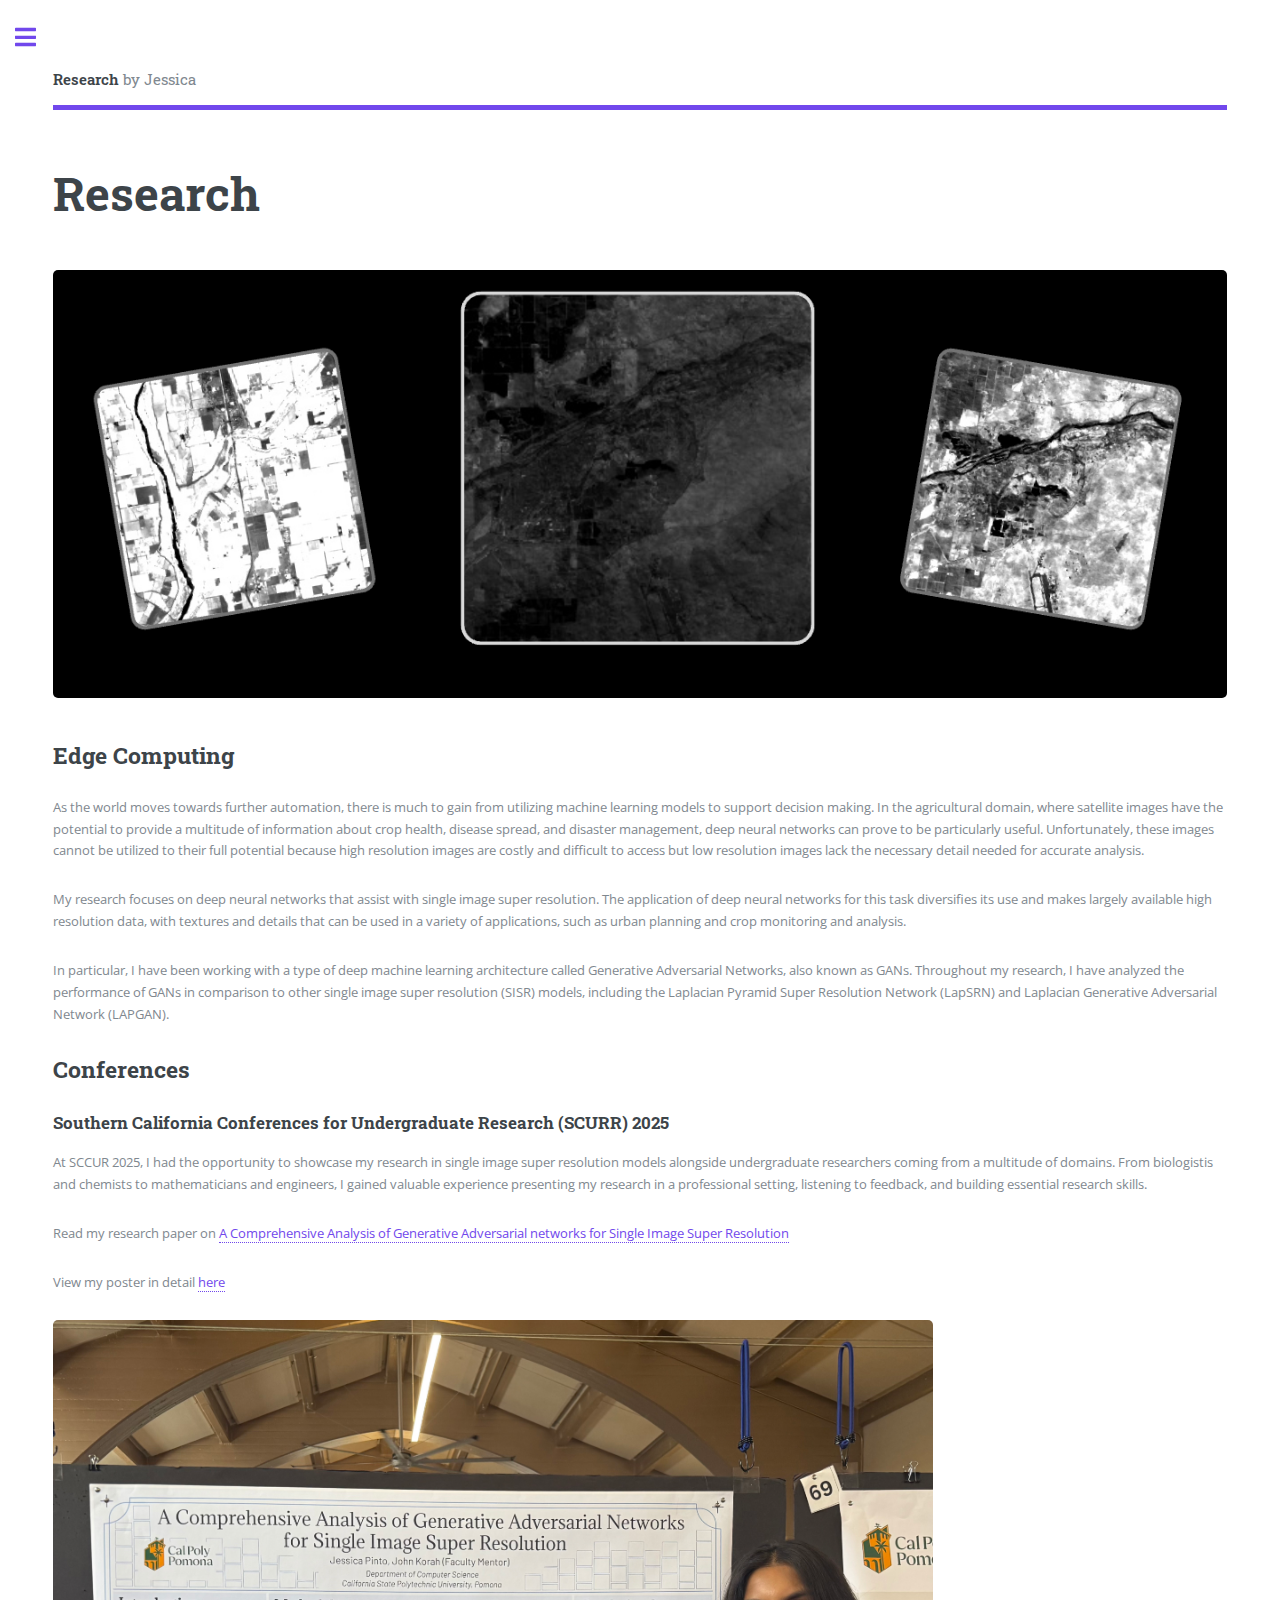
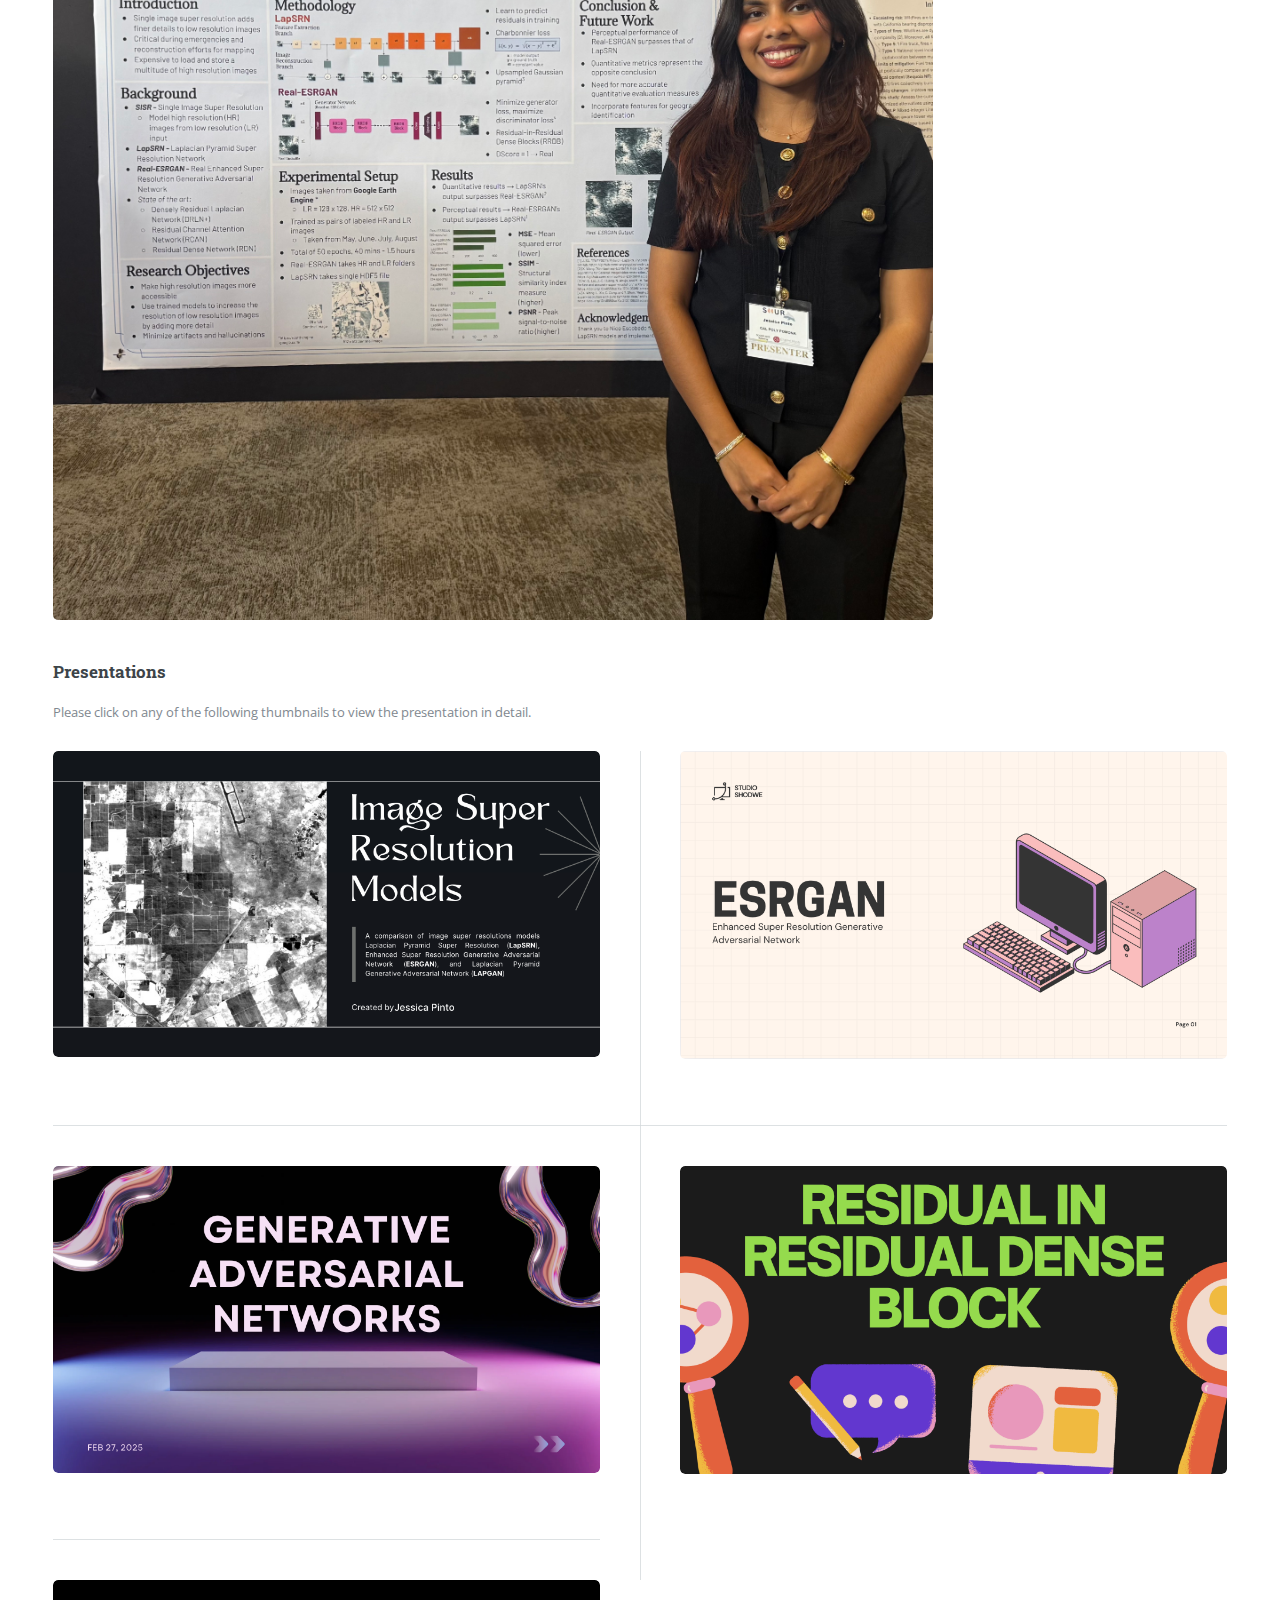
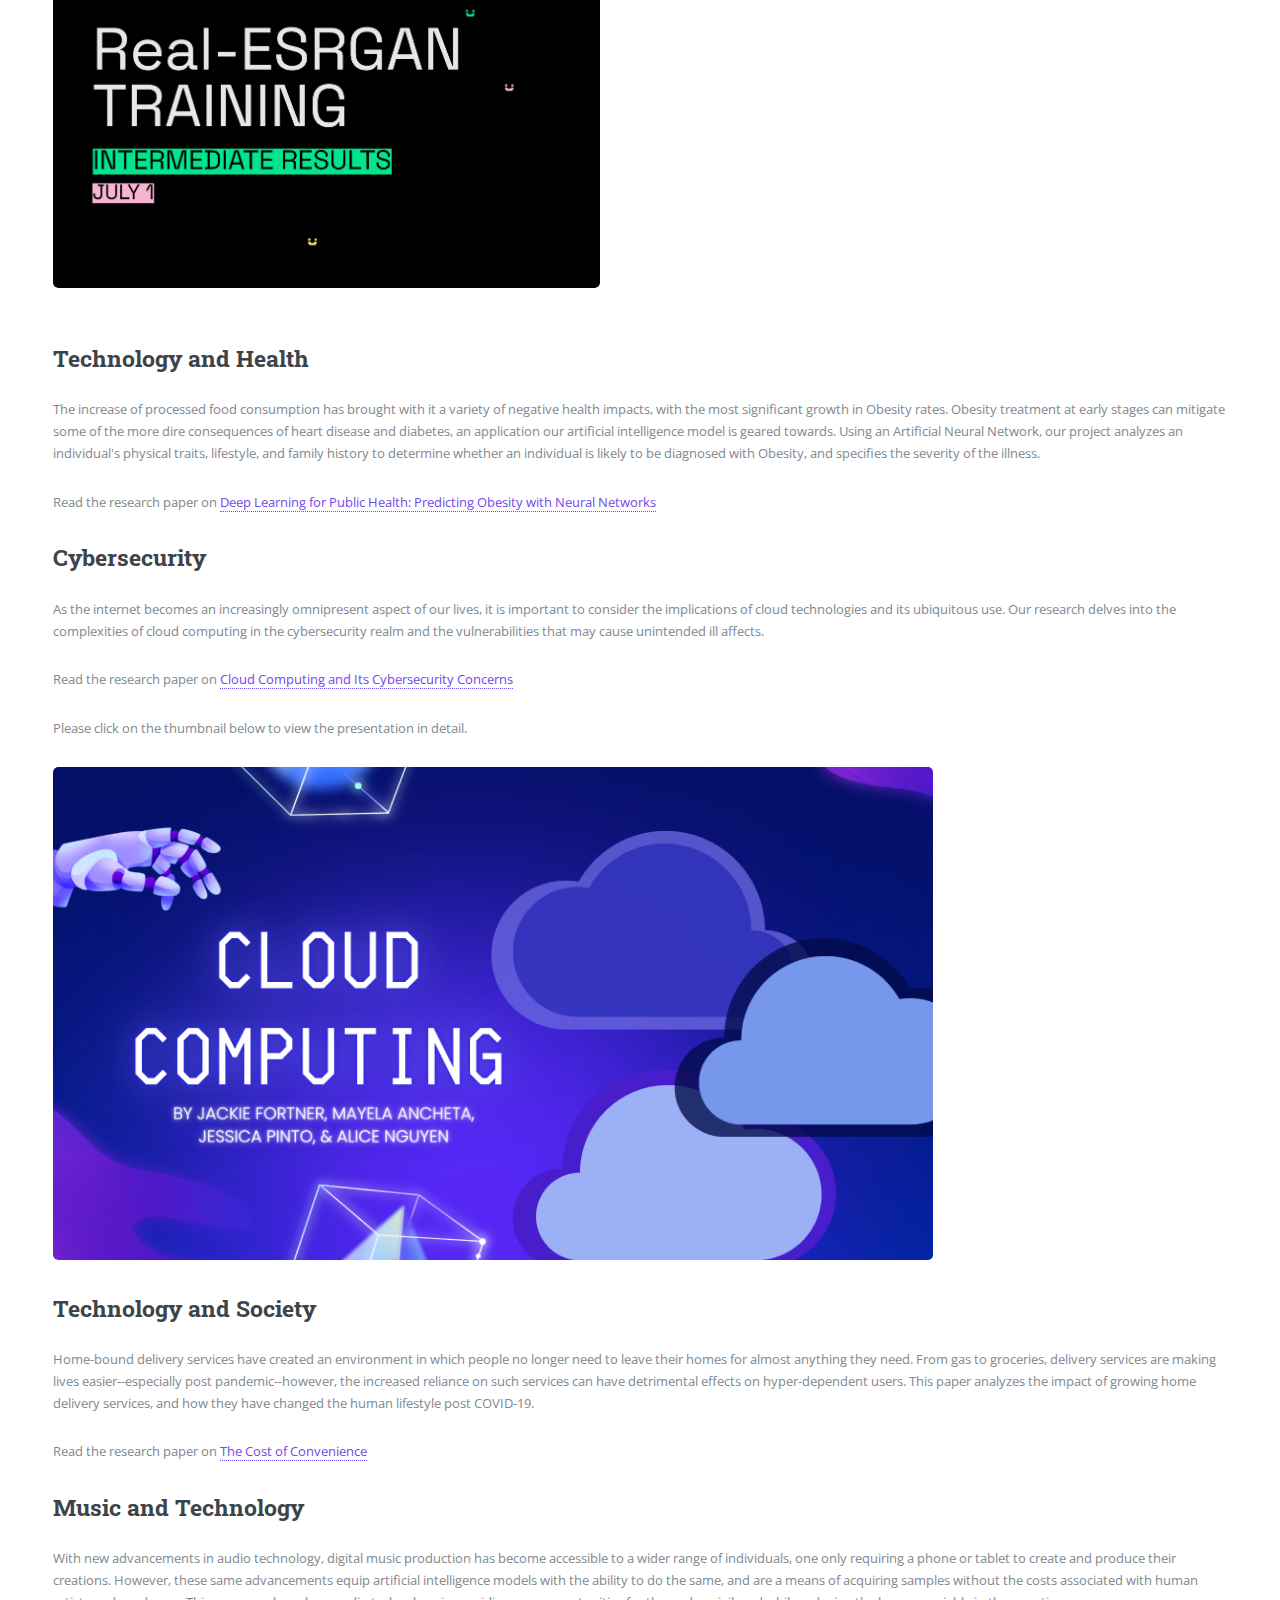
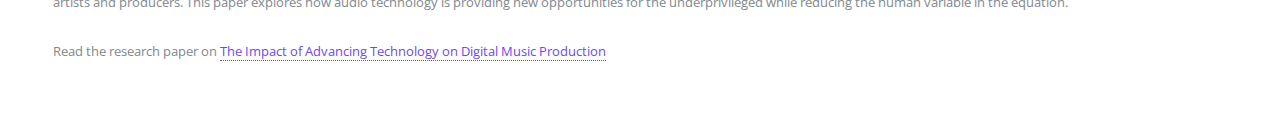
<file: research.html>
<!DOCTYPE HTML>
<!--
	Editorial by HTML5 UP
	html5up.net | @ajlkn
	Free for personal and commercial use under the CCA 3.0 license (html5up.net/license)
-->
<html>
	<head>
		<title>Jessica's Research</title>
		<meta charset="utf-8" />
		<meta name="viewport" content="width=device-width, initial-scale=1, user-scalable=no" />
		<link rel="stylesheet" href="assets/css/main.css" />
	</head>
	<body class="is-preload">

		<!-- Wrapper -->
			<div id="wrapper">

				<!-- Main -->
					<div id="main">
						<div class="inner">

							<!-- Header -->
								<header id="header">
									<a href="research.html" class="logo"><strong>Research</strong> by Jessica</a>
				
								</header>

							<!-- Content -->
								<section>
									<header class="main">
										<h1>Research</h1>
									</header>

									<span class="image main"><img src="images/research1.png" alt="" /></span>
									
									<h2>Edge Computing</h2>
									<p>As the world moves towards further automation, there is much to gain from utilizing machine learning models to support decision making. In the agricultural domain, where satellite images have the potential to provide a multitude of information about crop health, disease spread, and disaster management, deep neural networks can prove to be particularly useful. 
										Unfortunately, these images cannot be utilized to their full potential because high resolution images are costly and difficult to access but low resolution images lack the necessary detail needed for accurate analysis.
									</p>
									<p> My research focuses on deep neural networks that assist with single image super resolution. The application of deep neural networks for this task diversifies its use and makes largely available high resolution data, with textures and details that can be used in a variety of applications, such as urban planning and crop monitoring and analysis.</p>
									<p>In particular, I have been working with a type of deep machine learning architecture called Generative Adversarial Networks, also known as GANs. Throughout my research, I have analyzed the performance of GANs in comparison to other single image super resolution (SISR) models, including the Laplacian Pyramid Super Resolution Network (LapSRN) and Laplacian Generative Adversarial Network (LAPGAN).</p>

									<h2>Conferences</h2>
									<h3>Southern California Conferences for Undergraduate Research (SCURR) 2025</h3>
									<p>At SCCUR 2025, I had the opportunity to showcase my research in single image super resolution models alongside undergraduate researchers coming from a multitude of domains. 
										From biologistis and chemists to mathematicians and engineers, I gained valuable experience presenting my research in a professional setting, listening to feedback, and building essential research skills.</p>

									<p>Read my research paper on <a href="files/Analysis_of_Real_ESRGAN_and_LapSRN (1).pdf">A Comprehensive Analysis of Generative Adversarial networks for Single Image Super Resolution</a></p>
									<p>View my poster in detail <a href="files/SCCUR Poster - LapSRN & GANs.pdf">here</a></p>
									<span class="image main"><img src="images/SCCUR_2025.jpeg" alt="" style="width:75%; height:auto;" /></span>
									
									<h2></h2>
									<h3>Presentations</h3>
									<p>Please click on any of the following thumbnails to view the presentation in detail.</p>
									<div class="posts">
										<article>
											<a href="https://www.canva.com/design/DAGzGf3HnME/BFL7pTpedpD-wopupKbiTg/view?utm_content=DAGzGf3HnME&utm_campaign=designshare&utm_medium=link2&utm_source=uniquelinks&utlId=h6541c5e16f" class="image"><img src="images/presentations1.png" alt="" /></a>
										</article>
										<article>
											<a href="https://www.canva.com/design/DAGk9d2eTyQ/ckVjjLGNknwaxP_NHL3CZg/view?utm_content=DAGk9d2eTyQ&utm_campaign=designshare&utm_medium=link2&utm_source=uniquelinks&utlId=hd2b7e72722" class="image"><img src="images/presentations2.png" alt="" /></a>
										</article>
										<article>
											<a href="https://www.canva.com/design/DAGf5J3h5p4/X7x_dxxXsx9420Yrxd9TkQ/view?utm_content=DAGf5J3h5p4&utm_campaign=designshare&utm_medium=link2&utm_source=uniquelinks&utlId=hec40fe77a3" class="image"><img src="images/presentations3.png" alt="" /></a>
										</article>
										<article>
											<a href="https://www.canva.com/design/DAGh7DRcOs4/lJH8SSPAYBB2IeZkroDyPg/view?utm_content=DAGh7DRcOs4&utm_campaign=designshare&utm_medium=link2&utm_source=uniquelinks&utlId=he096063057" class="image"><img src="images/presentations4.png" alt="" /></a>
										</article>
										<article>
											<a href="https://docs.google.com/presentation/d/1UIt4sK18mvwy7Axd116Z0l35NoJ-LK-cRN4OB1TYnK8/edit?usp=sharing" class="image"><img src="images/presentations5.png" alt=""/></a>
										</article>
									</div>

									<h2>Technology and Health</h2>
									<p>
										The increase of processed food consumption has brought with it a variety of negative health impacts, with the most significant growth in Obesity rates. 
										Obesity treatment at early stages can mitigate some of the more dire consequences of heart disease and diabetes, an application our artificial intelligence model is geared towards. 
										Using an Artificial Neural Network, our project analyzes an individual's physical traits, lifestyle, and family history to determine whether an individual is likely to be diagnosed with Obesity, and specifies the severity of the illness.

									<p>Read the research paper on <a href="files/4210_ResearchPaper.pdf">Deep Learning for Public Health: Predicting Obesity with Neural Networks</a></p>

									<h2>Cybersecurity</h2>
									<p>
										As the internet becomes an increasingly omnipresent aspect of our lives, it is important to consider the implications of cloud technologies and its ubiquitous use. 
										Our research delves into the complexities of cloud computing in the cybersecurity realm and the vulnerabilities that may cause unintended ill affects. 
									</p>
									<p>Read the research paper on <a href="files/2610_ResearchPaper.pdf">Cloud Computing and Its Cybersecurity Concerns </a></p>
									<p>Please click on the thumbnail below to view the presentation in detail.</p>
									<article>
											<a href="https://www.canva.com/design/DAF1wfb0hg8/tboOjx5KtzHhh3IkvE46Jg/view?utm_content=DAF1wfb0hg8&utm_campaign=designshare&utm_medium=link2&utm_source=uniquelinks&utlId=h6e2d20dea1 " class="image"><img src="images/presentations6.png" alt="" style="width:75%; height:auto;" /></a>
									</article>

									<h2></h2>
									<h2>Technology and Society</h2>
									<p>
										Home-bound delivery services have created an environment in which people no longer need to leave their homes for almost anything they need. 
										From gas to groceries, delivery services are making lives easier--especially post pandemic--however, the increased reliance on such services can have detrimental effects on hyper-dependent users.
										This paper analyzes the impact of growing home delivery services, and how they have changed the human lifestyle post COVID-19. 
									</p>
									<p>Read the research paper on <a href="files/3750_ResearchPaper.pdf">The Cost of Convenience</a></p>

									<!-- <embed src="files/2610_ResearchPaper.pdf" type="application/pdf" width="100%" height="600px" /> -->

									<h2></h2>
									<h2>Music and Technology</h2>
									<p>
										With new advancements in audio technology, digital music production has become accessible to a wider range of individuals, one only requiring a phone or tablet to create and produce their creations.
										However, these same advancements equip artificial intelligence models with the ability to do the same, and are a means of acquiring samples without the costs associated with human artists and producers. 
										This paper explores how audio technology is providing new opportunities for the underprivileged while reducing the human variable in the equation. 
									</p>
									<p>Read the research paper on <a href="files/3100_ResearchPaper.pdf">The Impact of Advancing Technology on Digital Music
									Production</a></p>

								</section>
						</div>
					</div>

				<!-- Sidebar -->
					<div id="sidebar">
						<div class="inner">

							<!-- Menu -->
							<nav id="menu">
								<header class="major">
									<h2>Menu</h2>
								</header>
								<ul>
									<li><a href="index.html">Home</a></li>
									<li><a href="projects.html">Projects</a></li>
									<li><a href="research.html">Research</a></li>
									<li><a href="clubs.html">Clubs</a></li>
									<li><a href="volunteering.html">Volunteering</a></li>
								</ul>
							</nav>

							<!-- Section -->
								<section>
									<header class="major">
										<h2>Get in touch</h2>
									</header>
									<ul class="contact">
										<li class="icon solid fa-envelope"><a href="#">jmpinto@cpp.edu</a></li>									</ul>
								</section>
							
							

							<!-- Footer -->
								<footer id="footer">
									<p>Design: <a href="https://html5up.net">HTML5 UP</a>.</p>
								</footer>

						</div>
					</div>
				

			</div>
		
		<!-- Scripts -->
			<script src="assets/js/jquery.min.js"></script>
			<script src="assets/js/browser.min.js"></script>
			<script src="assets/js/breakpoints.min.js"></script>
			<script src="assets/js/util.js"></script>
			<script src="assets/js/main.js"></script>

	</body>
</html>
</file>
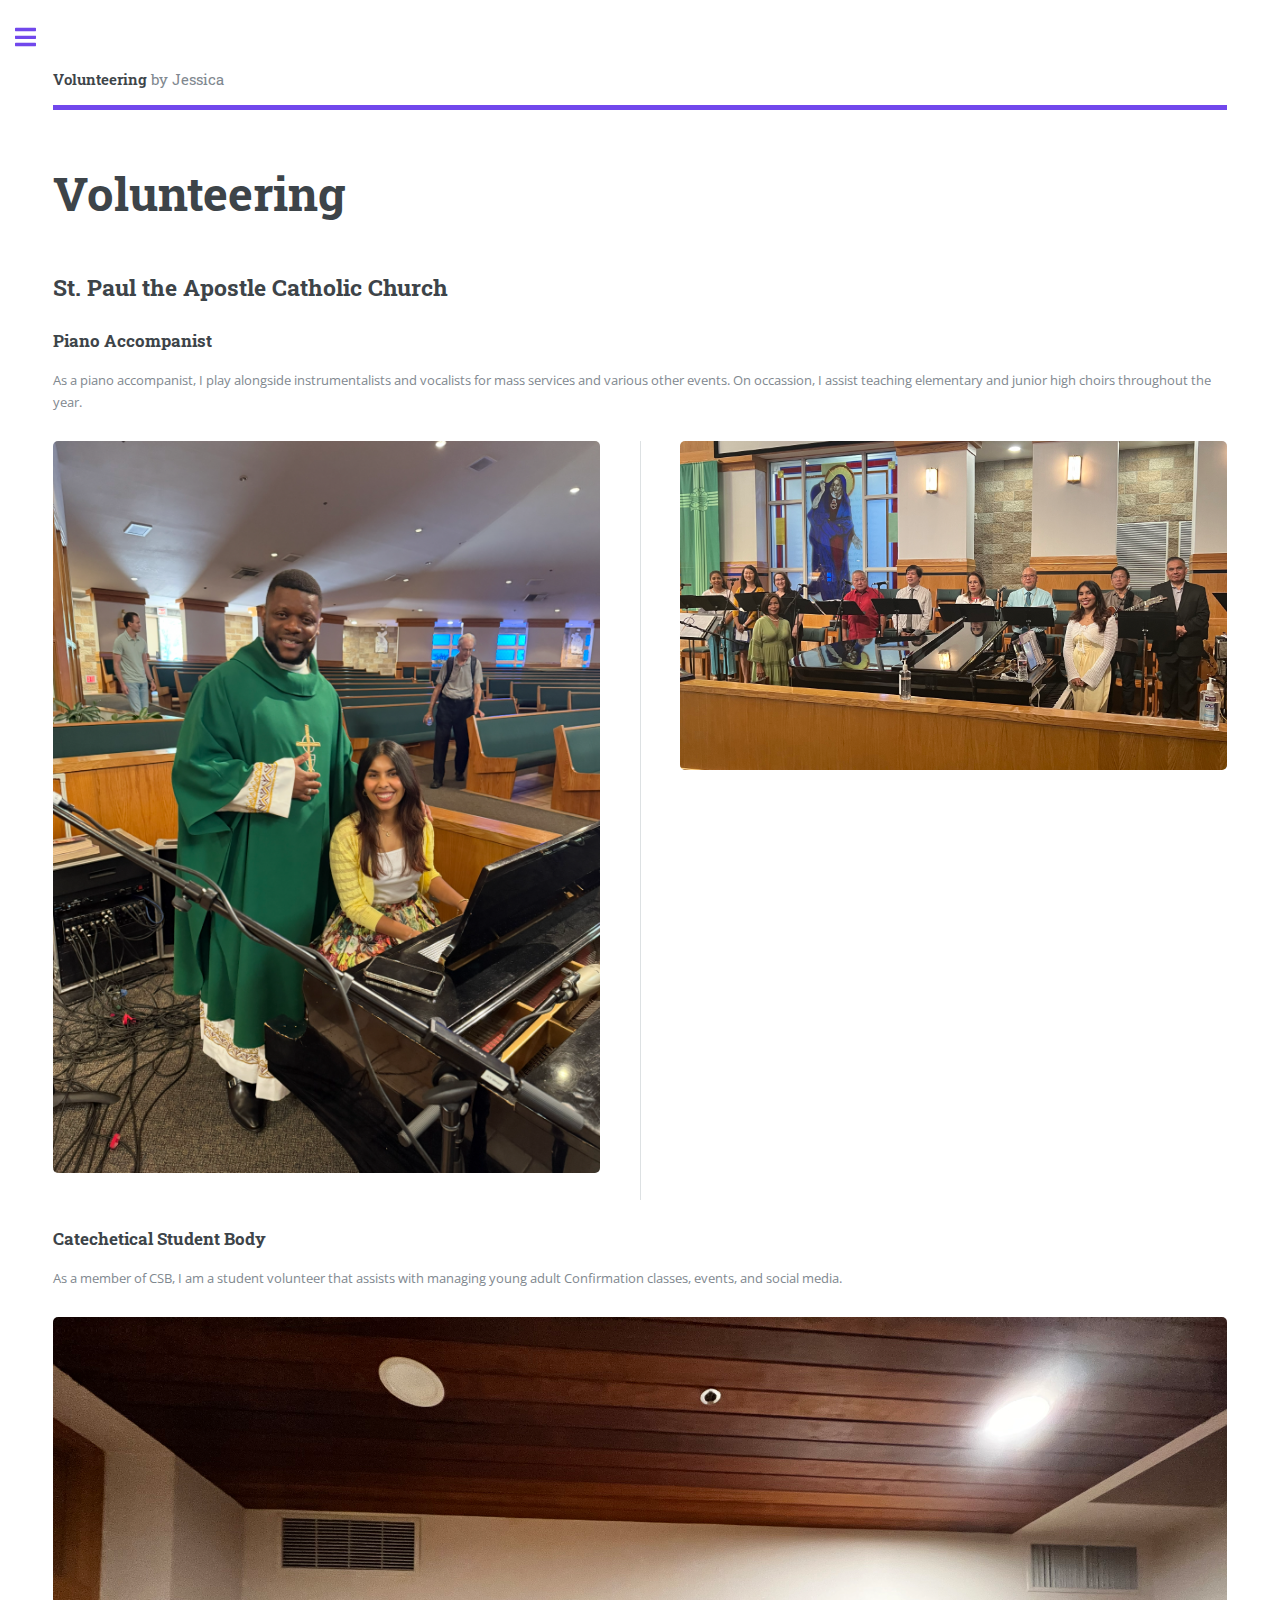
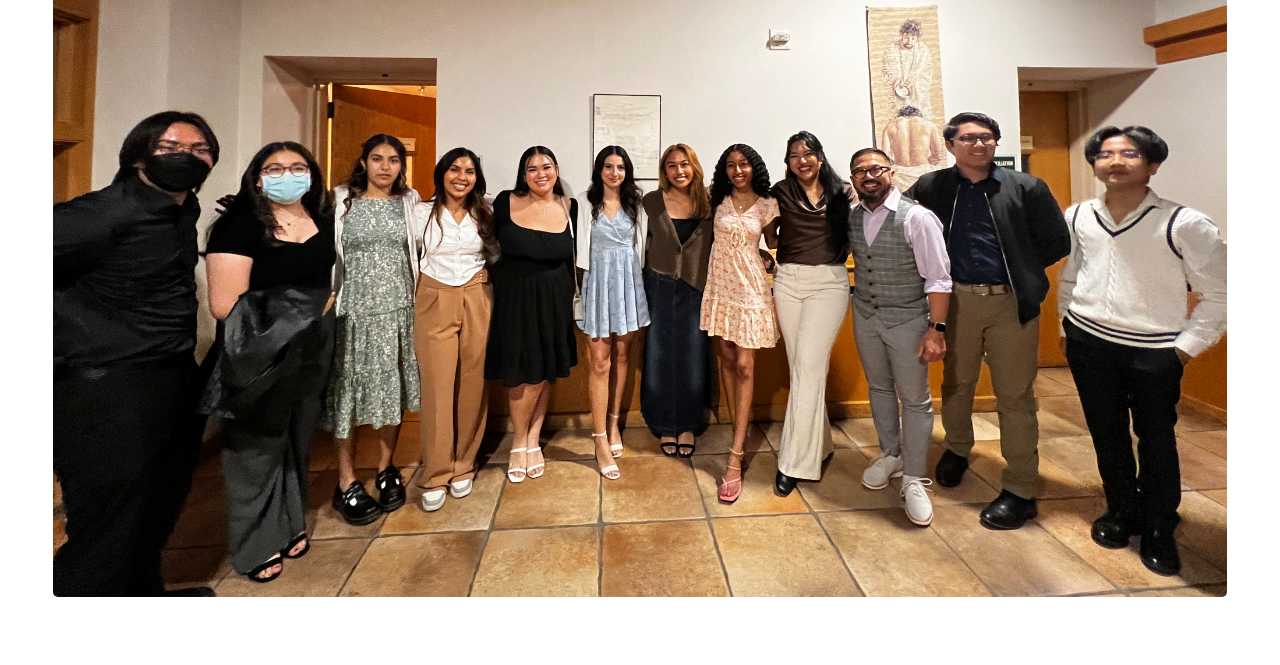
<file: volunteering.html>
<!DOCTYPE HTML>
<!--
	Editorial by HTML5 UP
	html5up.net | @ajlkn
	Free for personal and commercial use under the CCA 3.0 license (html5up.net/license)
-->
<html>
	<head>
		<title>Jessica's Volunteering</title>
		<meta charset="utf-8" />
		<meta name="viewport" content="width=device-width, initial-scale=1, user-scalable=no" />
		<link rel="stylesheet" href="assets/css/main.css" />
	</head>
	<body class="is-preload">

		<!-- Wrapper -->
			<div id="wrapper">

				<!-- Main -->
					<div id="main">
						<div class="inner">

							<!-- Header -->
								<header id="header">
									<a href="index.html" class="logo"><strong>Volunteering</strong> by Jessica</a>
									<!-- <ul class="icons">
										<li><a href="#" class="icon brands fa-twitter"><span class="label">Twitter</span></a></li>
										<li><a href="#" class="icon brands fa-facebook-f"><span class="label">Facebook</span></a></li>
										<li><a href="#" class="icon brands fa-snapchat-ghost"><span class="label">Snapchat</span></a></li>
										<li><a href="#" class="icon brands fa-instagram"><span class="label">Instagram</span></a></li>
										<li><a href="#" class="icon brands fa-medium-m"><span class="label">Medium</span></a></li>
									</ul> -->
								</header>

							<!-- Content -->
								<section>
									<header class="main">
										<h1>Volunteering</h1>
									</header>
								
									<h2>St. Paul the Apostle Catholic Church</h2>

									<h3>Piano Accompanist</h3>
									<p>As a piano accompanist, I play alongside instrumentalists and vocalists for mass services and various other events. 
										On occassion, I assist teaching elementary and junior high choirs throughout the year.</p>
									<div class="posts">
										
										<article>
											<span class="image main"><img src="images/mass1.png" alt="" /></span>
										</article>
										<article>
											<span class="image main"><img src="images/sp2.JPG" alt="" /></span>
										</article>
										
									</div>

									<h3>Catechetical Student Body</h3>
									<p>As a member of CSB, I am a student volunteer that assists with managing young adult Confirmation classes, events, and social media. </p>

									<span class="image main"><img src="images/sp1.JPEG" alt=""></span>

									
								</section>
								

						</div>
					</div>

				<!-- Sidebar -->
					<div id="sidebar">
						<div class="inner">

							<!-- Menu -->
							<nav id="menu">
								<header class="major">
									<h2>Menu</h2>
								</header>
								<ul>
									<li><a href="index.html">Home</a></li>
									<li><a href="projects.html">Projects</a></li>
									<li><a href="research.html">Research</a></li>
									<li><a href="clubs.html">Clubs</a></li>
									<li><a href="volunteering.html">Volunteering</a></li>
								</ul>
							</nav>

							<!-- Section -->
								<section>
									<header class="major">
										<h2>Get in touch</h2>
									</header>
									<ul class="contact">
										<li class="icon solid fa-envelope"><a href="#">jmpinto@cpp.edu</a></li>									</ul>
								</section>
							
							

							<!-- Footer -->
								<footer id="footer">
									<p>Design: <a href="https://html5up.net">HTML5 UP</a>.</p>
								</footer>

						</div>
					</div>
				

			</div>
		
		<!-- Scripts -->
			<script src="assets/js/jquery.min.js"></script>
			<script src="assets/js/browser.min.js"></script>
			<script src="assets/js/breakpoints.min.js"></script>
			<script src="assets/js/util.js"></script>
			<script src="assets/js/main.js"></script>

	</body>
</html>
</file>
<file: assets/css/main.css>
@import url(fontawesome-all.min.css);
@import url("https://fonts.googleapis.com/css?family=Open+Sans:400,600,400italic,600italic|Roboto+Slab:400,700");
/*
	Editorial by HTML5 UP
	html5up.net | @ajlkn
	Free for personal and commercial use under the CCA 3.0 license (html5up.net/license)
*/
html, body, div, span, applet, object,
iframe, h1, h2, h3, h4, h5, h6, p, blockquote,
pre, a, abbr, acronym, address, big, cite,
code, del, dfn, em, img, ins, kbd, q, s, samp,
small, strike, strong, sub, sup, tt, var, b,
u, i, center, dl, dt, dd, ol, ul, li, fieldset,
form, label, legend, table, caption, tbody,
tfoot, thead, tr, th, td, article, aside,
canvas, details, embed, figure, figcaption,
footer, header, hgroup, menu, nav, output, ruby,
section, summary, time, mark, audio, video {
  margin: 0;
  padding: 0;
  border: 0;
  font-size: 100%;
  font: inherit;
  vertical-align: baseline; }

article, aside, details, figcaption, figure,
footer, header, hgroup, menu, nav, section {
  display: block; }

body {
  line-height: 1; }

ol, ul {
  list-style: none; }

blockquote, q {
  quotes: none; }
  blockquote:before, blockquote:after, q:before, q:after {
    content: '';
    content: none; }

table {
  border-collapse: collapse;
  border-spacing: 0; }

body {
  -webkit-text-size-adjust: none; }

mark {
  background-color: transparent;
  color: inherit; }

input::-moz-focus-inner {
  border: 0;
  padding: 0; }

input, select, textarea {
  -moz-appearance: none;
  -webkit-appearance: none;
  -ms-appearance: none;
  appearance: none; }

/* Basic */
@-ms-viewport {
  width: device-width; }

body {
  -ms-overflow-style: scrollbar; }

@media screen and (max-width: 480px) {
  html, body {
    min-width: 320px; } }

html {
  box-sizing: border-box; }

*, *:before, *:after {
  box-sizing: inherit; }

body {
  background: #ffffff; }
  body.is-preload *, body.is-preload *:before, body.is-preload *:after, body.is-resizing *, body.is-resizing *:before, body.is-resizing *:after {
    -moz-animation: none !important;
    -webkit-animation: none !important;
    -ms-animation: none !important;
    animation: none !important;
    -moz-transition: none !important;
    -webkit-transition: none !important;
    -ms-transition: none !important;
    transition: none !important; }

/* Type */
body, input, select, textarea {
  color: #7f888f;
  font-family: "Open Sans", sans-serif;
  font-size: 13pt;
  font-weight: 400;
  line-height: 1.65; }
  @media screen and (max-width: 1680px) {
    body, input, select, textarea {
      font-size: 11pt; } }
  @media screen and (max-width: 1280px) {
    body, input, select, textarea {
      font-size: 10pt; } }
  @media screen and (max-width: 360px) {
    body, input, select, textarea {
      font-size: 9pt; } }

a {
  -moz-transition: color 0.2s ease-in-out, border-bottom-color 0.2s ease-in-out;
  -webkit-transition: color 0.2s ease-in-out, border-bottom-color 0.2s ease-in-out;
  -ms-transition: color 0.2s ease-in-out, border-bottom-color 0.2s ease-in-out;
  transition: color 0.2s ease-in-out, border-bottom-color 0.2s ease-in-out;
  border-bottom: dotted 1px;
  color: #7148ec;
  text-decoration: none; }
  a:hover {
    border-bottom-color: #f56a6a;
    color: #7148ec !important; }
    a:hover strong {
      color: inherit; }

strong, b {
  color: #3d4449;
  font-weight: 600; }

em, i {
  font-style: italic; }

p {
  margin: 0 0 2em 0; }

h1, h2, h3, h4, h5, h6 {
  color: #3d4449;
  font-family: "Roboto Slab", serif;
  font-weight: 700;
  line-height: 1.5;
  margin: 0 0 1em 0; }
  h1 a, h2 a, h3 a, h4 a, h5 a, h6 a {
    color: inherit;
    text-decoration: none;
    border-bottom: 0; }

h1 {
  font-size: 4em;
  margin: 0 0 0.5em 0;
  line-height: 1.3; }

h2 {
  font-size: 1.75em; }

h3 {
  font-size: 1.25em; }

h4 {
  font-size: 1.1em; }

h5 {
  font-size: 0.9em; }

h6 {
  font-size: 0.7em; }

@media screen and (max-width: 1680px) {
  h1 {
    font-size: 3.5em; } }

@media screen and (max-width: 980px) {
  h1 {
    font-size: 3.25em; } }

@media screen and (max-width: 736px) {
  h1 {
    font-size: 2em;
    line-height: 1.4; }
  h2 {
    font-size: 1.5em; } }

sub {
  font-size: 0.8em;
  position: relative;
  top: 0.5em; }

sup {
  font-size: 0.8em;
  position: relative;
  top: -0.5em; }

blockquote {
  border-left: solid 3px rgba(210, 215, 217, 0.75);
  font-style: italic;
  margin: 0 0 2em 0;
  padding: 0.5em 0 0.5em 2em; }

code {
  background: rgba(230, 235, 237, 0.25);
  border-radius: 0.375em;
  border: solid 1px rgba(210, 215, 217, 0.75);
  font-family: "Courier New", monospace;
  font-size: 0.9em;
  margin: 0 0.25em;
  padding: 0.25em 0.65em; }

pre {
  -webkit-overflow-scrolling: touch;
  font-family: "Courier New", monospace;
  font-size: 0.9em;
  margin: 0 0 2em 0; }
  pre code {
    display: block;
    line-height: 1.75;
    padding: 1em 1.5em;
    overflow-x: auto; }

hr {
  border: 0;
  border-bottom: solid 1px rgba(210, 215, 217, 0.75);
  margin: 2em 0; }
  hr.major {
    margin: 3em 0; }

.align-left {
  text-align: left; }

.align-center {
  text-align: center; }

.align-right {
  text-align: right; }

/* Row */
.row {
  display: flex;
  flex-wrap: wrap;
  box-sizing: border-box;
  align-items: stretch; }
  .row > * {
    box-sizing: border-box; }
  .row.gtr-uniform > * > :last-child {
    margin-bottom: 0; }
  .row.aln-left {
    justify-content: flex-start; }
  .row.aln-center {
    justify-content: center; }
  .row.aln-right {
    justify-content: flex-end; }
  .row.aln-top {
    align-items: flex-start; }
  .row.aln-middle {
    align-items: center; }
  .row.aln-bottom {
    align-items: flex-end; }
  .row > .imp {
    order: -1; }
  .row > .col-1 {
    width: 8.33333%; }
  .row > .off-1 {
    margin-left: 8.33333%; }
  .row > .col-2 {
    width: 16.66667%; }
  .row > .off-2 {
    margin-left: 16.66667%; }
  .row > .col-3 {
    width: 25%; }
  .row > .off-3 {
    margin-left: 25%; }
  .row > .col-4 {
    width: 33.33333%; }
  .row > .off-4 {
    margin-left: 33.33333%; }
  .row > .col-5 {
    width: 41.66667%; }
  .row > .off-5 {
    margin-left: 41.66667%; }
  .row > .col-6 {
    width: 50%; }
  .row > .off-6 {
    margin-left: 50%; }
  .row > .col-7 {
    width: 58.33333%; }
  .row > .off-7 {
    margin-left: 58.33333%; }
  .row > .col-8 {
    width: 66.66667%; }
  .row > .off-8 {
    margin-left: 66.66667%; }
  .row > .col-9 {
    width: 75%; }
  .row > .off-9 {
    margin-left: 75%; }
  .row > .col-10 {
    width: 83.33333%; }
  .row > .off-10 {
    margin-left: 83.33333%; }
  .row > .col-11 {
    width: 91.66667%; }
  .row > .off-11 {
    margin-left: 91.66667%; }
  .row > .col-12 {
    width: 100%; }
  .row > .off-12 {
    margin-left: 100%; }
  .row.gtr-0 {
    margin-top: 0;
    margin-left: 0em; }
    .row.gtr-0 > * {
      padding: 0 0 0 0em; }
    .row.gtr-0.gtr-uniform {
      margin-top: 0em; }
      .row.gtr-0.gtr-uniform > * {
        padding-top: 0em; }
  .row.gtr-25 {
    margin-top: 0;
    margin-left: -0.375em; }
    .row.gtr-25 > * {
      padding: 0 0 0 0.375em; }
    .row.gtr-25.gtr-uniform {
      margin-top: -0.375em; }
      .row.gtr-25.gtr-uniform > * {
        padding-top: 0.375em; }
  .row.gtr-50 {
    margin-top: 0;
    margin-left: -0.75em; }
    .row.gtr-50 > * {
      padding: 0 0 0 0.75em; }
    .row.gtr-50.gtr-uniform {
      margin-top: -0.75em; }
      .row.gtr-50.gtr-uniform > * {
        padding-top: 0.75em; }
  .row {
    margin-top: 0;
    margin-left: -1.5em; }
    .row > * {
      padding: 0 0 0 1.5em; }
    .row.gtr-uniform {
      margin-top: -1.5em; }
      .row.gtr-uniform > * {
        padding-top: 1.5em; }
  .row.gtr-150 {
    margin-top: 0;
    margin-left: -2.25em; }
    .row.gtr-150 > * {
      padding: 0 0 0 2.25em; }
    .row.gtr-150.gtr-uniform {
      margin-top: -2.25em; }
      .row.gtr-150.gtr-uniform > * {
        padding-top: 2.25em; }
  .row.gtr-200 {
    margin-top: 0;
    margin-left: -3em; }
    .row.gtr-200 > * {
      padding: 0 0 0 3em; }
    .row.gtr-200.gtr-uniform {
      margin-top: -3em; }
      .row.gtr-200.gtr-uniform > * {
        padding-top: 3em; }
  @media screen and (max-width: 1680px) {
    .row {
      display: flex;
      flex-wrap: wrap;
      box-sizing: border-box;
      align-items: stretch; }
      .row > * {
        box-sizing: border-box; }
      .row.gtr-uniform > * > :last-child {
        margin-bottom: 0; }
      .row.aln-left {
        justify-content: flex-start; }
      .row.aln-center {
        justify-content: center; }
      .row.aln-right {
        justify-content: flex-end; }
      .row.aln-top {
        align-items: flex-start; }
      .row.aln-middle {
        align-items: center; }
      .row.aln-bottom {
        align-items: flex-end; }
      .row > .imp-xlarge {
        order: -1; }
      .row > .col-1-xlarge {
        width: 8.33333%; }
      .row > .off-1-xlarge {
        margin-left: 8.33333%; }
      .row > .col-2-xlarge {
        width: 16.66667%; }
      .row > .off-2-xlarge {
        margin-left: 16.66667%; }
      .row > .col-3-xlarge {
        width: 25%; }
      .row > .off-3-xlarge {
        margin-left: 25%; }
      .row > .col-4-xlarge {
        width: 33.33333%; }
      .row > .off-4-xlarge {
        margin-left: 33.33333%; }
      .row > .col-5-xlarge {
        width: 41.66667%; }
      .row > .off-5-xlarge {
        margin-left: 41.66667%; }
      .row > .col-6-xlarge {
        width: 50%; }
      .row > .off-6-xlarge {
        margin-left: 50%; }
      .row > .col-7-xlarge {
        width: 58.33333%; }
      .row > .off-7-xlarge {
        margin-left: 58.33333%; }
      .row > .col-8-xlarge {
        width: 66.66667%; }
      .row > .off-8-xlarge {
        margin-left: 66.66667%; }
      .row > .col-9-xlarge {
        width: 75%; }
      .row > .off-9-xlarge {
        margin-left: 75%; }
      .row > .col-10-xlarge {
        width: 83.33333%; }
      .row > .off-10-xlarge {
        margin-left: 83.33333%; }
      .row > .col-11-xlarge {
        width: 91.66667%; }
      .row > .off-11-xlarge {
        margin-left: 91.66667%; }
      .row > .col-12-xlarge {
        width: 100%; }
      .row > .off-12-xlarge {
        margin-left: 100%; }
      .row.gtr-0 {
        margin-top: 0;
        margin-left: 0em; }
        .row.gtr-0 > * {
          padding: 0 0 0 0em; }
        .row.gtr-0.gtr-uniform {
          margin-top: 0em; }
          .row.gtr-0.gtr-uniform > * {
            padding-top: 0em; }
      .row.gtr-25 {
        margin-top: 0;
        margin-left: -0.375em; }
        .row.gtr-25 > * {
          padding: 0 0 0 0.375em; }
        .row.gtr-25.gtr-uniform {
          margin-top: -0.375em; }
          .row.gtr-25.gtr-uniform > * {
            padding-top: 0.375em; }
      .row.gtr-50 {
        margin-top: 0;
        margin-left: -0.75em; }
        .row.gtr-50 > * {
          padding: 0 0 0 0.75em; }
        .row.gtr-50.gtr-uniform {
          margin-top: -0.75em; }
          .row.gtr-50.gtr-uniform > * {
            padding-top: 0.75em; }
      .row {
        margin-top: 0;
        margin-left: -1.5em; }
        .row > * {
          padding: 0 0 0 1.5em; }
        .row.gtr-uniform {
          margin-top: -1.5em; }
          .row.gtr-uniform > * {
            padding-top: 1.5em; }
      .row.gtr-150 {
        margin-top: 0;
        margin-left: -2.25em; }
        .row.gtr-150 > * {
          padding: 0 0 0 2.25em; }
        .row.gtr-150.gtr-uniform {
          margin-top: -2.25em; }
          .row.gtr-150.gtr-uniform > * {
            padding-top: 2.25em; }
      .row.gtr-200 {
        margin-top: 0;
        margin-left: -3em; }
        .row.gtr-200 > * {
          padding: 0 0 0 3em; }
        .row.gtr-200.gtr-uniform {
          margin-top: -3em; }
          .row.gtr-200.gtr-uniform > * {
            padding-top: 3em; } }
  @media screen and (max-width: 1280px) {
    .row {
      display: flex;
      flex-wrap: wrap;
      box-sizing: border-box;
      align-items: stretch; }
      .row > * {
        box-sizing: border-box; }
      .row.gtr-uniform > * > :last-child {
        margin-bottom: 0; }
      .row.aln-left {
        justify-content: flex-start; }
      .row.aln-center {
        justify-content: center; }
      .row.aln-right {
        justify-content: flex-end; }
      .row.aln-top {
        align-items: flex-start; }
      .row.aln-middle {
        align-items: center; }
      .row.aln-bottom {
        align-items: flex-end; }
      .row > .imp-large {
        order: -1; }
      .row > .col-1-large {
        width: 8.33333%; }
      .row > .off-1-large {
        margin-left: 8.33333%; }
      .row > .col-2-large {
        width: 16.66667%; }
      .row > .off-2-large {
        margin-left: 16.66667%; }
      .row > .col-3-large {
        width: 25%; }
      .row > .off-3-large {
        margin-left: 25%; }
      .row > .col-4-large {
        width: 33.33333%; }
      .row > .off-4-large {
        margin-left: 33.33333%; }
      .row > .col-5-large {
        width: 41.66667%; }
      .row > .off-5-large {
        margin-left: 41.66667%; }
      .row > .col-6-large {
        width: 50%; }
      .row > .off-6-large {
        margin-left: 50%; }
      .row > .col-7-large {
        width: 58.33333%; }
      .row > .off-7-large {
        margin-left: 58.33333%; }
      .row > .col-8-large {
        width: 66.66667%; }
      .row > .off-8-large {
        margin-left: 66.66667%; }
      .row > .col-9-large {
        width: 75%; }
      .row > .off-9-large {
        margin-left: 75%; }
      .row > .col-10-large {
        width: 83.33333%; }
      .row > .off-10-large {
        margin-left: 83.33333%; }
      .row > .col-11-large {
        width: 91.66667%; }
      .row > .off-11-large {
        margin-left: 91.66667%; }
      .row > .col-12-large {
        width: 100%; }
      .row > .off-12-large {
        margin-left: 100%; }
      .row.gtr-0 {
        margin-top: 0;
        margin-left: 0em; }
        .row.gtr-0 > * {
          padding: 0 0 0 0em; }
        .row.gtr-0.gtr-uniform {
          margin-top: 0em; }
          .row.gtr-0.gtr-uniform > * {
            padding-top: 0em; }
      .row.gtr-25 {
        margin-top: 0;
        margin-left: -0.375em; }
        .row.gtr-25 > * {
          padding: 0 0 0 0.375em; }
        .row.gtr-25.gtr-uniform {
          margin-top: -0.375em; }
          .row.gtr-25.gtr-uniform > * {
            padding-top: 0.375em; }
      .row.gtr-50 {
        margin-top: 0;
        margin-left: -0.75em; }
        .row.gtr-50 > * {
          padding: 0 0 0 0.75em; }
        .row.gtr-50.gtr-uniform {
          margin-top: -0.75em; }
          .row.gtr-50.gtr-uniform > * {
            padding-top: 0.75em; }
      .row {
        margin-top: 0;
        margin-left: -1.5em; }
        .row > * {
          padding: 0 0 0 1.5em; }
        .row.gtr-uniform {
          margin-top: -1.5em; }
          .row.gtr-uniform > * {
            padding-top: 1.5em; }
      .row.gtr-150 {
        margin-top: 0;
        margin-left: -2.25em; }
        .row.gtr-150 > * {
          padding: 0 0 0 2.25em; }
        .row.gtr-150.gtr-uniform {
          margin-top: -2.25em; }
          .row.gtr-150.gtr-uniform > * {
            padding-top: 2.25em; }
      .row.gtr-200 {
        margin-top: 0;
        margin-left: -3em; }
        .row.gtr-200 > * {
          padding: 0 0 0 3em; }
        .row.gtr-200.gtr-uniform {
          margin-top: -3em; }
          .row.gtr-200.gtr-uniform > * {
            padding-top: 3em; } }
  @media screen and (max-width: 980px) {
    .row {
      display: flex;
      flex-wrap: wrap;
      box-sizing: border-box;
      align-items: stretch; }
      .row > * {
        box-sizing: border-box; }
      .row.gtr-uniform > * > :last-child {
        margin-bottom: 0; }
      .row.aln-left {
        justify-content: flex-start; }
      .row.aln-center {
        justify-content: center; }
      .row.aln-right {
        justify-content: flex-end; }
      .row.aln-top {
        align-items: flex-start; }
      .row.aln-middle {
        align-items: center; }
      .row.aln-bottom {
        align-items: flex-end; }
      .row > .imp-medium {
        order: -1; }
      .row > .col-1-medium {
        width: 8.33333%; }
      .row > .off-1-medium {
        margin-left: 8.33333%; }
      .row > .col-2-medium {
        width: 16.66667%; }
      .row > .off-2-medium {
        margin-left: 16.66667%; }
      .row > .col-3-medium {
        width: 25%; }
      .row > .off-3-medium {
        margin-left: 25%; }
      .row > .col-4-medium {
        width: 33.33333%; }
      .row > .off-4-medium {
        margin-left: 33.33333%; }
      .row > .col-5-medium {
        width: 41.66667%; }
      .row > .off-5-medium {
        margin-left: 41.66667%; }
      .row > .col-6-medium {
        width: 50%; }
      .row > .off-6-medium {
        margin-left: 50%; }
      .row > .col-7-medium {
        width: 58.33333%; }
      .row > .off-7-medium {
        margin-left: 58.33333%; }
      .row > .col-8-medium {
        width: 66.66667%; }
      .row > .off-8-medium {
        margin-left: 66.66667%; }
      .row > .col-9-medium {
        width: 75%; }
      .row > .off-9-medium {
        margin-left: 75%; }
      .row > .col-10-medium {
        width: 83.33333%; }
      .row > .off-10-medium {
        margin-left: 83.33333%; }
      .row > .col-11-medium {
        width: 91.66667%; }
      .row > .off-11-medium {
        margin-left: 91.66667%; }
      .row > .col-12-medium {
        width: 100%; }
      .row > .off-12-medium {
        margin-left: 100%; }
      .row.gtr-0 {
        margin-top: 0;
        margin-left: 0em; }
        .row.gtr-0 > * {
          padding: 0 0 0 0em; }
        .row.gtr-0.gtr-uniform {
          margin-top: 0em; }
          .row.gtr-0.gtr-uniform > * {
            padding-top: 0em; }
      .row.gtr-25 {
        margin-top: 0;
        margin-left: -0.375em; }
        .row.gtr-25 > * {
          padding: 0 0 0 0.375em; }
        .row.gtr-25.gtr-uniform {
          margin-top: -0.375em; }
          .row.gtr-25.gtr-uniform > * {
            padding-top: 0.375em; }
      .row.gtr-50 {
        margin-top: 0;
        margin-left: -0.75em; }
        .row.gtr-50 > * {
          padding: 0 0 0 0.75em; }
        .row.gtr-50.gtr-uniform {
          margin-top: -0.75em; }
          .row.gtr-50.gtr-uniform > * {
            padding-top: 0.75em; }
      .row {
        margin-top: 0;
        margin-left: -1.5em; }
        .row > * {
          padding: 0 0 0 1.5em; }
        .row.gtr-uniform {
          margin-top: -1.5em; }
          .row.gtr-uniform > * {
            padding-top: 1.5em; }
      .row.gtr-150 {
        margin-top: 0;
        margin-left: -2.25em; }
        .row.gtr-150 > * {
          padding: 0 0 0 2.25em; }
        .row.gtr-150.gtr-uniform {
          margin-top: -2.25em; }
          .row.gtr-150.gtr-uniform > * {
            padding-top: 2.25em; }
      .row.gtr-200 {
        margin-top: 0;
        margin-left: -3em; }
        .row.gtr-200 > * {
          padding: 0 0 0 3em; }
        .row.gtr-200.gtr-uniform {
          margin-top: -3em; }
          .row.gtr-200.gtr-uniform > * {
            padding-top: 3em; } }
  @media screen and (max-width: 736px) {
    .row {
      display: flex;
      flex-wrap: wrap;
      box-sizing: border-box;
      align-items: stretch; }
      .row > * {
        box-sizing: border-box; }
      .row.gtr-uniform > * > :last-child {
        margin-bottom: 0; }
      .row.aln-left {
        justify-content: flex-start; }
      .row.aln-center {
        justify-content: center; }
      .row.aln-right {
        justify-content: flex-end; }
      .row.aln-top {
        align-items: flex-start; }
      .row.aln-middle {
        align-items: center; }
      .row.aln-bottom {
        align-items: flex-end; }
      .row > .imp-small {
        order: -1; }
      .row > .col-1-small {
        width: 8.33333%; }
      .row > .off-1-small {
        margin-left: 8.33333%; }
      .row > .col-2-small {
        width: 16.66667%; }
      .row > .off-2-small {
        margin-left: 16.66667%; }
      .row > .col-3-small {
        width: 25%; }
      .row > .off-3-small {
        margin-left: 25%; }
      .row > .col-4-small {
        width: 33.33333%; }
      .row > .off-4-small {
        margin-left: 33.33333%; }
      .row > .col-5-small {
        width: 41.66667%; }
      .row > .off-5-small {
        margin-left: 41.66667%; }
      .row > .col-6-small {
        width: 50%; }
      .row > .off-6-small {
        margin-left: 50%; }
      .row > .col-7-small {
        width: 58.33333%; }
      .row > .off-7-small {
        margin-left: 58.33333%; }
      .row > .col-8-small {
        width: 66.66667%; }
      .row > .off-8-small {
        margin-left: 66.66667%; }
      .row > .col-9-small {
        width: 75%; }
      .row > .off-9-small {
        margin-left: 75%; }
      .row > .col-10-small {
        width: 83.33333%; }
      .row > .off-10-small {
        margin-left: 83.33333%; }
      .row > .col-11-small {
        width: 91.66667%; }
      .row > .off-11-small {
        margin-left: 91.66667%; }
      .row > .col-12-small {
        width: 100%; }
      .row > .off-12-small {
        margin-left: 100%; }
      .row.gtr-0 {
        margin-top: 0;
        margin-left: 0em; }
        .row.gtr-0 > * {
          padding: 0 0 0 0em; }
        .row.gtr-0.gtr-uniform {
          margin-top: 0em; }
          .row.gtr-0.gtr-uniform > * {
            padding-top: 0em; }
      .row.gtr-25 {
        margin-top: 0;
        margin-left: -0.375em; }
        .row.gtr-25 > * {
          padding: 0 0 0 0.375em; }
        .row.gtr-25.gtr-uniform {
          margin-top: -0.375em; }
          .row.gtr-25.gtr-uniform > * {
            padding-top: 0.375em; }
      .row.gtr-50 {
        margin-top: 0;
        margin-left: -0.75em; }
        .row.gtr-50 > * {
          padding: 0 0 0 0.75em; }
        .row.gtr-50.gtr-uniform {
          margin-top: -0.75em; }
          .row.gtr-50.gtr-uniform > * {
            padding-top: 0.75em; }
      .row {
        margin-top: 0;
        margin-left: -1.5em; }
        .row > * {
          padding: 0 0 0 1.5em; }
        .row.gtr-uniform {
          margin-top: -1.5em; }
          .row.gtr-uniform > * {
            padding-top: 1.5em; }
      .row.gtr-150 {
        margin-top: 0;
        margin-left: -2.25em; }
        .row.gtr-150 > * {
          padding: 0 0 0 2.25em; }
        .row.gtr-150.gtr-uniform {
          margin-top: -2.25em; }
          .row.gtr-150.gtr-uniform > * {
            padding-top: 2.25em; }
      .row.gtr-200 {
        margin-top: 0;
        margin-left: -3em; }
        .row.gtr-200 > * {
          padding: 0 0 0 3em; }
        .row.gtr-200.gtr-uniform {
          margin-top: -3em; }
          .row.gtr-200.gtr-uniform > * {
            padding-top: 3em; } }
  @media screen and (max-width: 480px) {
    .row {
      display: flex;
      flex-wrap: wrap;
      box-sizing: border-box;
      align-items: stretch; }
      .row > * {
        box-sizing: border-box; }
      .row.gtr-uniform > * > :last-child {
        margin-bottom: 0; }
      .row.aln-left {
        justify-content: flex-start; }
      .row.aln-center {
        justify-content: center; }
      .row.aln-right {
        justify-content: flex-end; }
      .row.aln-top {
        align-items: flex-start; }
      .row.aln-middle {
        align-items: center; }
      .row.aln-bottom {
        align-items: flex-end; }
      .row > .imp-xsmall {
        order: -1; }
      .row > .col-1-xsmall {
        width: 8.33333%; }
      .row > .off-1-xsmall {
        margin-left: 8.33333%; }
      .row > .col-2-xsmall {
        width: 16.66667%; }
      .row > .off-2-xsmall {
        margin-left: 16.66667%; }
      .row > .col-3-xsmall {
        width: 25%; }
      .row > .off-3-xsmall {
        margin-left: 25%; }
      .row > .col-4-xsmall {
        width: 33.33333%; }
      .row > .off-4-xsmall {
        margin-left: 33.33333%; }
      .row > .col-5-xsmall {
        width: 41.66667%; }
      .row > .off-5-xsmall {
        margin-left: 41.66667%; }
      .row > .col-6-xsmall {
        width: 50%; }
      .row > .off-6-xsmall {
        margin-left: 50%; }
      .row > .col-7-xsmall {
        width: 58.33333%; }
      .row > .off-7-xsmall {
        margin-left: 58.33333%; }
      .row > .col-8-xsmall {
        width: 66.66667%; }
      .row > .off-8-xsmall {
        margin-left: 66.66667%; }
      .row > .col-9-xsmall {
        width: 75%; }
      .row > .off-9-xsmall {
        margin-left: 75%; }
      .row > .col-10-xsmall {
        width: 83.33333%; }
      .row > .off-10-xsmall {
        margin-left: 83.33333%; }
      .row > .col-11-xsmall {
        width: 91.66667%; }
      .row > .off-11-xsmall {
        margin-left: 91.66667%; }
      .row > .col-12-xsmall {
        width: 100%; }
      .row > .off-12-xsmall {
        margin-left: 100%; }
      .row.gtr-0 {
        margin-top: 0;
        margin-left: 0em; }
        .row.gtr-0 > * {
          padding: 0 0 0 0em; }
        .row.gtr-0.gtr-uniform {
          margin-top: 0em; }
          .row.gtr-0.gtr-uniform > * {
            padding-top: 0em; }
      .row.gtr-25 {
        margin-top: 0;
        margin-left: -0.375em; }
        .row.gtr-25 > * {
          padding: 0 0 0 0.375em; }
        .row.gtr-25.gtr-uniform {
          margin-top: -0.375em; }
          .row.gtr-25.gtr-uniform > * {
            padding-top: 0.375em; }
      .row.gtr-50 {
        margin-top: 0;
        margin-left: -0.75em; }
        .row.gtr-50 > * {
          padding: 0 0 0 0.75em; }
        .row.gtr-50.gtr-uniform {
          margin-top: -0.75em; }
          .row.gtr-50.gtr-uniform > * {
            padding-top: 0.75em; }
      .row {
        margin-top: 0;
        margin-left: -1.5em; }
        .row > * {
          padding: 0 0 0 1.5em; }
        .row.gtr-uniform {
          margin-top: -1.5em; }
          .row.gtr-uniform > * {
            padding-top: 1.5em; }
      .row.gtr-150 {
        margin-top: 0;
        margin-left: -2.25em; }
        .row.gtr-150 > * {
          padding: 0 0 0 2.25em; }
        .row.gtr-150.gtr-uniform {
          margin-top: -2.25em; }
          .row.gtr-150.gtr-uniform > * {
            padding-top: 2.25em; }
      .row.gtr-200 {
        margin-top: 0;
        margin-left: -3em; }
        .row.gtr-200 > * {
          padding: 0 0 0 3em; }
        .row.gtr-200.gtr-uniform {
          margin-top: -3em; }
          .row.gtr-200.gtr-uniform > * {
            padding-top: 3em; } }

/* Section/Article */
section.special, article.special {
  text-align: center; }

header p {
  font-family: "Roboto Slab", serif;
  font-size: 1em;
  font-weight: 400;
  letter-spacing: 0.075em;
  margin-top: -0.5em;
  text-transform: uppercase; }

header.major > :last-child {
  border-bottom: solid 3px #7148ec;
  display: inline-block;
  margin: 0 0 2em 0;
  padding: 0 0.75em 0.5em 0; }

header.main > :last-child {
  margin: 0 0 1em 0; }

/* Form */
form {
  margin: 0 0 2em 0; }

label {
  color: #3d4449;
  display: block;
  font-size: 0.9em;
  font-weight: 600;
  margin: 0 0 1em 0; }

input[type="text"],
input[type="password"],
input[type="email"],
input[type="tel"],
input[type="search"],
input[type="url"],
select,
textarea {
  -moz-appearance: none;
  -webkit-appearance: none;
  -ms-appearance: none;
  appearance: none;
  background: #ffffff;
  border-radius: 0.375em;
  border: none;
  border: solid 1px rgba(210, 215, 217, 0.75);
  color: inherit;
  display: block;
  outline: 0;
  padding: 0 1em;
  text-decoration: none;
  width: 100%; }
  input[type="text"]:invalid,
  input[type="password"]:invalid,
  input[type="email"]:invalid,
  input[type="tel"]:invalid,
  input[type="search"]:invalid,
  input[type="url"]:invalid,
  select:invalid,
  textarea:invalid {
    box-shadow: none; }
  input[type="text"]:focus,
  input[type="password"]:focus,
  input[type="email"]:focus,
  input[type="tel"]:focus,
  input[type="search"]:focus,
  input[type="url"]:focus,
  select:focus,
  textarea:focus {
    border-color: #f56a6a;
    box-shadow: 0 0 0 1px #f56a6a; }

select {
  background-image: url("data:image/svg+xml;charset=utf8,%3Csvg xmlns='http://www.w3.org/2000/svg' width='40' height='40' preserveAspectRatio='none' viewBox='0 0 40 40'%3E%3Cpath d='M9.4,12.3l10.4,10.4l10.4-10.4c0.2-0.2,0.5-0.4,0.9-0.4c0.3,0,0.6,0.1,0.9,0.4l3.3,3.3c0.2,0.2,0.4,0.5,0.4,0.9 c0,0.4-0.1,0.6-0.4,0.9L20.7,31.9c-0.2,0.2-0.5,0.4-0.9,0.4c-0.3,0-0.6-0.1-0.9-0.4L4.3,17.3c-0.2-0.2-0.4-0.5-0.4-0.9 c0-0.4,0.1-0.6,0.4-0.9l3.3-3.3c0.2-0.2,0.5-0.4,0.9-0.4S9.1,12.1,9.4,12.3z' fill='rgba(210, 215, 217, 0.75)' /%3E%3C/svg%3E");
  background-size: 1.25em;
  background-repeat: no-repeat;
  background-position: calc(100% - 1em) center;
  height: 2.75em;
  padding-right: 2.75em;
  text-overflow: ellipsis; }
  select option {
    color: #3d4449;
    background: #ffffff; }
  select:focus::-ms-value {
    background-color: transparent; }
  select::-ms-expand {
    display: none; }

input[type="text"],
input[type="password"],
input[type="email"],
input[type="tel"],
input[type="search"],
input[type="url"],
select {
  height: 2.75em; }

textarea {
  padding: 0.75em 1em; }

input[type="checkbox"],
input[type="radio"] {
  -moz-appearance: none;
  -webkit-appearance: none;
  -ms-appearance: none;
  appearance: none;
  display: block;
  float: left;
  margin-right: -2em;
  opacity: 0;
  width: 1em;
  z-index: -1; }
  input[type="checkbox"] + label,
  input[type="radio"] + label {
    text-decoration: none;
    color: #7f888f;
    cursor: pointer;
    display: inline-block;
    font-size: 1em;
    font-weight: 400;
    padding-left: 2.4em;
    padding-right: 0.75em;
    position: relative; }
    input[type="checkbox"] + label:before,
    input[type="radio"] + label:before {
      -moz-osx-font-smoothing: grayscale;
      -webkit-font-smoothing: antialiased;
      display: inline-block;
      font-style: normal;
      font-variant: normal;
      text-rendering: auto;
      line-height: 1;
      text-transform: none !important;
      font-family: 'Font Awesome 5 Free';
      font-weight: 900; }
    input[type="checkbox"] + label:before,
    input[type="radio"] + label:before {
      background: #ffffff;
      border-radius: 0.375em;
      border: solid 1px rgba(210, 215, 217, 0.75);
      content: '';
      display: inline-block;
      font-size: 0.8em;
      height: 2.0625em;
      left: 0;
      line-height: 2.0625em;
      position: absolute;
      text-align: center;
      top: 0;
      width: 2.0625em; }
  input[type="checkbox"]:checked + label:before,
  input[type="radio"]:checked + label:before {
    background: #3d4449;
    border-color: #3d4449;
    color: #ffffff;
    content: '\f00c'; }
  input[type="checkbox"]:focus + label:before,
  input[type="radio"]:focus + label:before {
    border-color: #f56a6a;
    box-shadow: 0 0 0 1px #f56a6a; }

input[type="checkbox"] + label:before {
  border-radius: 0.375em; }

input[type="radio"] + label:before {
  border-radius: 100%; }

::-webkit-input-placeholder {
  color: #9fa3a6 !important;
  opacity: 1.0; }

:-moz-placeholder {
  color: #9fa3a6 !important;
  opacity: 1.0; }

::-moz-placeholder {
  color: #9fa3a6 !important;
  opacity: 1.0; }

:-ms-input-placeholder {
  color: #9fa3a6 !important;
  opacity: 1.0; }

/* Box */
.box {
  border-radius: 0.375em;
  border: solid 1px rgba(210, 215, 217, 0.75);
  margin-bottom: 2em;
  padding: 1.5em; }
  .box > :last-child,
  .box > :last-child > :last-child,
  .box > :last-child > :last-child > :last-child {
    margin-bottom: 0; }
  .box.alt {
    border: 0;
    border-radius: 0;
    padding: 0; }

/* Icon */
.icon {
  text-decoration: none;
  border-bottom: none;
  position: relative; }
  .icon:before {
    -moz-osx-font-smoothing: grayscale;
    -webkit-font-smoothing: antialiased;
    display: inline-block;
    font-style: normal;
    font-variant: normal;
    text-rendering: auto;
    line-height: 1;
    text-transform: none !important;
    font-family: 'Font Awesome 5 Free';
    font-weight: 400; }
  .icon > .label {
    display: none; }
  .icon:before {
    line-height: inherit; }
  .icon.solid:before {
    font-weight: 900; }
  .icon.brands:before {
    font-family: 'Font Awesome 5 Brands'; }

/* Image */
.image {
  border-radius: 0.375em;
  border: 0;
  display: inline-block;
  position: relative; }
  .image img {
    border-radius: 0.375em;
    display: block; }
  .image.left, .image.right {
    max-width: 40%; }
    .image.left img, .image.right img {
      width: 100%; }
  .image.left {
    float: left;
    padding: 0 1.5em 1em 0;
    top: 0.25em; }
  .image.right {
    float: right;
    padding: 0 0 1em 1.5em;
    top: 0.25em; }
  .image.fit {
    display: block;
    margin: 0 0 2em 0;
    width: 100%; }
    .image.fit img {
      width: 100%; }
  .image.main {
    display: block;
    margin: 0 0 3em 0;
    width: 100%; }
    .image.main img {
      width: 100%; }

a.image {
  overflow: hidden; }
  a.image img {
    -moz-transition: -moz-transform 0.2s ease;
    -webkit-transition: -webkit-transform 0.2s ease;
    -ms-transition: -ms-transform 0.2s ease;
    transition: transform 0.2s ease; }
  a.image:hover img {
    -moz-transform: scale(1.075);
    -webkit-transform: scale(1.075);
    -ms-transform: scale(1.075);
    transform: scale(1.075); }

/* List */
ol {
  list-style: decimal;
  margin: 0 0 2em 0;
  padding-left: 1.25em; }
  ol li {
    padding-left: 0.25em; }

ul {
  list-style: disc;
  margin: 0 0 2em 0;
  padding-left: 1em; }
  ul li {
    padding-left: 0.5em; }
  ul.alt {
    list-style: none;
    padding-left: 0; }
    ul.alt li {
      border-top: solid 1px rgba(210, 215, 217, 0.75);
      padding: 0.5em 0; }
      ul.alt li:first-child {
        border-top: 0;
        padding-top: 0; }

dl {
  margin: 0 0 2em 0; }
  dl dt {
    display: block;
    font-weight: 600;
    margin: 0 0 1em 0; }
  dl dd {
    margin-left: 2em; }

/* Actions */
ul.actions {
  display: -moz-flex;
  display: -webkit-flex;
  display: -ms-flex;
  display: flex;
  cursor: default;
  list-style: none;
  margin-left: -1em;
  padding-left: 0; }
  ul.actions li {
    padding: 0 0 0 1em;
    vertical-align: middle; }
  ul.actions.special {
    -moz-justify-content: center;
    -webkit-justify-content: center;
    -ms-justify-content: center;
    justify-content: center;
    width: 100%;
    margin-left: 0; }
    ul.actions.special li:first-child {
      padding-left: 0; }
  ul.actions.stacked {
    -moz-flex-direction: column;
    -webkit-flex-direction: column;
    -ms-flex-direction: column;
    flex-direction: column;
    margin-left: 0; }
    ul.actions.stacked li {
      padding: 1.3em 0 0 0; }
      ul.actions.stacked li:first-child {
        padding-top: 0; }
  ul.actions.fit {
    width: calc(100% + 1em); }
    ul.actions.fit li {
      -moz-flex-grow: 1;
      -webkit-flex-grow: 1;
      -ms-flex-grow: 1;
      flex-grow: 1;
      -moz-flex-shrink: 1;
      -webkit-flex-shrink: 1;
      -ms-flex-shrink: 1;
      flex-shrink: 1;
      width: 100%; }
      ul.actions.fit li > * {
        width: 100%; }
    ul.actions.fit.stacked {
      width: 100%; }

/* Icons */
ul.icons {
  cursor: default;
  list-style: none;
  padding-left: 0; }
  ul.icons li {
    display: inline-block;
    padding: 0 1em 0 0; }
    ul.icons li:last-child {
      padding-right: 0; }
    ul.icons li .icon {
      color: inherit; }
      ul.icons li .icon:before {
        font-size: 1.25em; }

/* Contact */
ul.contact {
  list-style: none;
  padding: 0; }
  ul.contact li {
    text-decoration: none;
    border-top: solid 1px rgba(210, 215, 217, 0.75);
    margin: 1.5em 0 0 0;
    padding: 1.5em 0 0 3em;
    position: relative; }
    ul.contact li:before {
      -moz-osx-font-smoothing: grayscale;
      -webkit-font-smoothing: antialiased;
      display: inline-block;
      font-style: normal;
      font-variant: normal;
      text-rendering: auto;
      line-height: 1;
      text-transform: none !important;
      font-family: 'Font Awesome 5 Free';
      font-weight: 400; }
    ul.contact li:before {
      color: #f56a6a;
      display: inline-block;
      font-size: 1.5em;
      height: 1.125em;
      left: 0;
      line-height: 1.125em;
      position: absolute;
      text-align: center;
      top: 1em;
      width: 1.5em; }
    ul.contact li:first-child {
      border-top: 0;
      margin-top: 0;
      padding-top: 0; }
      ul.contact li:first-child:before {
        top: 0; }
    ul.contact li a {
      color: inherit; }

/* Pagination */
ul.pagination {
  cursor: default;
  list-style: none;
  padding-left: 0; }
  ul.pagination li {
    display: inline-block;
    padding-left: 0;
    vertical-align: middle; }
    ul.pagination li > .page {
      -moz-transition: background-color 0.2s ease-in-out, color 0.2s ease-in-out;
      -webkit-transition: background-color 0.2s ease-in-out, color 0.2s ease-in-out;
      -ms-transition: background-color 0.2s ease-in-out, color 0.2s ease-in-out;
      transition: background-color 0.2s ease-in-out, color 0.2s ease-in-out;
      border-bottom: 0;
      border-radius: 0.375em;
      display: inline-block;
      font-size: 0.8em;
      font-weight: 600;
      height: 2em;
      line-height: 2em;
      margin: 0 0.125em;
      min-width: 2em;
      padding: 0 0.5em;
      text-align: center; }
      ul.pagination li > .page.active {
        background-color: #f56a6a;
        color: #ffffff !important; }
        ul.pagination li > .page.active:hover {
          background-color: #f67878; }
        ul.pagination li > .page.active:active {
          background-color: #f45c5c; }
    ul.pagination li:first-child {
      padding-right: 0.75em; }
    ul.pagination li:last-child {
      padding-left: 0.75em; }
  @media screen and (max-width: 480px) {
    ul.pagination li:nth-child(n+2):nth-last-child(n+2) {
      display: none; }
    ul.pagination li:first-child {
      padding-right: 0; } }

/* Table */
.table-wrapper {
  -webkit-overflow-scrolling: touch;
  overflow-x: auto; }

table {
  margin: 0 0 2em 0;
  width: 100%; }
  table tbody tr {
    border: solid 1px rgba(210, 215, 217, 0.75);
    border-left: 0;
    border-right: 0; }
    table tbody tr:nth-child(2n + 1) {
      background-color: rgba(230, 235, 237, 0.25); }
  table td {
    padding: 0.75em 0.75em; }
  table th {
    color: #3d4449;
    font-size: 0.9em;
    font-weight: 600;
    padding: 0 0.75em 0.75em 0.75em;
    text-align: left; }
  table thead {
    border-bottom: solid 2px rgba(210, 215, 217, 0.75); }
  table tfoot {
    border-top: solid 2px rgba(210, 215, 217, 0.75); }
  table.alt {
    border-collapse: separate; }
    table.alt tbody tr td {
      border: solid 1px rgba(210, 215, 217, 0.75);
      border-left-width: 0;
      border-top-width: 0; }
      table.alt tbody tr td:first-child {
        border-left-width: 1px; }
    table.alt tbody tr:first-child td {
      border-top-width: 1px; }
    table.alt thead {
      border-bottom: 0; }
    table.alt tfoot {
      border-top: 0; }

/* Button */
input[type="submit"],
input[type="reset"],
input[type="button"],
button,
.button {
  -moz-appearance: none;
  -webkit-appearance: none;
  -ms-appearance: none;
  appearance: none;
  -moz-transition: background-color 0.2s ease-in-out, color 0.2s ease-in-out;
  -webkit-transition: background-color 0.2s ease-in-out, color 0.2s ease-in-out;
  -ms-transition: background-color 0.2s ease-in-out, color 0.2s ease-in-out;
  transition: background-color 0.2s ease-in-out, color 0.2s ease-in-out;
  background-color: transparent;
  border-radius: 0.375em;
  border: 0;
  box-shadow: inset 0 0 0 2px #bd6af5;
  color: #3a0a6d !important;
  cursor: pointer;
  display: inline-block;
  font-family: "Roboto Slab", serif;
  font-size: 0.8em;
  font-weight: 700;
  height: 3.5em;
  letter-spacing: 0.075em;
  line-height: 3.5em;
  padding: 0 2.25em;
  text-align: center;
  text-decoration: none;
  text-transform: uppercase;
  white-space: nowrap; }
  input[type="submit"]:hover,
  input[type="reset"]:hover,
  input[type="button"]:hover,
  button:hover,
  .button:hover {
    background-color: rgba(245, 106, 106, 0.05); }
  input[type="submit"]:active,
  input[type="reset"]:active,
  input[type="button"]:active,
  button:active,
  .button:active {
    background-color: rgba(245, 106, 106, 0.15); }
  input[type="submit"].icon:before,
  input[type="reset"].icon:before,
  input[type="button"].icon:before,
  button.icon:before,
  .button.icon:before {
    margin-right: 0.5em; }
  input[type="submit"].fit,
  input[type="reset"].fit,
  input[type="button"].fit,
  button.fit,
  .button.fit {
    width: 100%; }
  input[type="submit"].small,
  input[type="reset"].small,
  input[type="button"].small,
  button.small,
  .button.small {
    font-size: 0.6em; }
  input[type="submit"].large,
  input[type="reset"].large,
  input[type="button"].large,
  button.large,
  .button.large {
    font-size: 1em;
    height: 3.65em;
    line-height: 3.65em; }
  input[type="submit"].primary,
  input[type="reset"].primary,
  input[type="button"].primary,
  button.primary,
  .button.primary {
    background-color: #c795ff;
    box-shadow: none;
    color: #ffffff !important; }
    input[type="submit"].primary:hover,
    input[type="reset"].primary:hover,
    input[type="button"].primary:hover,
    button.primary:hover,
    .button.primary:hover {
      background-color: #c795ff; }
    input[type="submit"].primary:active,
    input[type="reset"].primary:active,
    input[type="button"].primary:active,
    button.primary:active,
    .button.primary:active {
      background-color: #c795ff; }
  input[type="submit"].disabled, input[type="submit"]:disabled,
  input[type="reset"].disabled,
  input[type="reset"]:disabled,
  input[type="button"].disabled,
  input[type="button"]:disabled,
  button.disabled,
  button:disabled,
  .button.disabled,
  .button:disabled {
    pointer-events: none;
    opacity: 0.25; }

/* Mini Posts */
.mini-posts article {
  border-top: solid 1px rgba(210, 215, 217, 0.75);
  margin-top: 2em;
  padding-top: 2em; }
  .mini-posts article .image {
    display: block;
    margin: 0 0 1.5em 0; }
    .mini-posts article .image img {
      display: block;
      width: 100%; }
  .mini-posts article:first-child {
    border-top: 0;
    margin-top: 0;
    padding-top: 0; }

/* Features */
.features {
  display: -moz-flex;
  display: -webkit-flex;
  display: -ms-flex;
  display: flex;
  -moz-flex-wrap: wrap;
  -webkit-flex-wrap: wrap;
  -ms-flex-wrap: wrap;
  flex-wrap: wrap;
  margin: 0 0 2em -3em;
  width: calc(100% + 3em); }
  .features article {
    -moz-align-items: center;
    -webkit-align-items: center;
    -ms-align-items: center;
    align-items: center;
    display: -moz-flex;
    display: -webkit-flex;
    display: -ms-flex;
    display: flex;
    margin: 0 0 3em 3em;
    position: relative;
    width: calc(50% - 3em); }
    .features article:nth-child(2n - 1) {
      margin-right: 1.5em; }
    .features article:nth-child(2n) {
      margin-left: 1.5em; }
    .features article:nth-last-child(1), .features article:nth-last-child(2) {
      margin-bottom: 0; }
    .features article .icon {
      -moz-flex-grow: 0;
      -webkit-flex-grow: 0;
      -ms-flex-grow: 0;
      flex-grow: 0;
      -moz-flex-shrink: 0;
      -webkit-flex-shrink: 0;
      -ms-flex-shrink: 0;
      flex-shrink: 0;
      display: block;
      height: 10em;
      line-height: 10em;
      margin: 0 2em 0 0;
      text-align: center;
      width: 10em; }
      .features article .icon:before {
        color: #b46af5;
        font-size: 2.75rem;
        position: relative;
        top: 0.05em; }
      .features article .icon:after {
        -moz-transform: rotate(45deg);
        -webkit-transform: rotate(45deg);
        -ms-transform: rotate(45deg);
        transform: rotate(45deg);
        border-radius: 0.25rem;
        border: solid 2px rgba(210, 215, 217, 0.75);
        content: '';
        display: block;
        height: 7em;
        left: 50%;
        margin: -3.5em 0 0 -3.5em;
        position: absolute;
        top: 50%;
        width: 7em; }
    .features article .content {
      -moz-flex-grow: 1;
      -webkit-flex-grow: 1;
      -ms-flex-grow: 1;
      flex-grow: 1;
      -moz-flex-shrink: 1;
      -webkit-flex-shrink: 1;
      -ms-flex-shrink: 1;
      flex-shrink: 1;
      width: 100%; }
      .features article .content > :last-child {
        margin-bottom: 0; }
  @media screen and (max-width: 980px) {
    .features {
      margin: 0 0 2em 0;
      width: 100%; }
      .features article {
        margin: 0 0 3em 0;
        width: 100%; }
        .features article:nth-child(2n - 1) {
          margin-right: 0; }
        .features article:nth-child(2n) {
          margin-left: 0; }
        .features article:nth-last-child(1), .features article:nth-last-child(2) {
          margin-bottom: 3em; }
        .features article:last-child {
          margin-bottom: 0; }
        .features article .icon {
          height: 8em;
          line-height: 8em;
          width: 8em; }
          .features article .icon:before {
            font-size: 2.25rem; }
          .features article .icon:after {
            height: 6em;
            margin: -3em 0 0 -3em;
            width: 6em; } }
  @media screen and (max-width: 480px) {
    .features article {
      -moz-flex-direction: column;
      -webkit-flex-direction: column;
      -ms-flex-direction: column;
      flex-direction: column;
      -moz-align-items: -moz-flex-start;
      -webkit-align-items: -webkit-flex-start;
      -ms-align-items: -ms-flex-start;
      align-items: flex-start; }
      .features article .icon {
        height: 6em;
        line-height: 6em;
        margin: 0 0 1.5em 0;
        width: 6em; }
        .features article .icon:before {
          font-size: 1.5rem; }
        .features article .icon:after {
          height: 4em;
          margin: -2em 0 0 -2em;
          width: 4em; } }
  @media screen and (max-width: 480px) {
    .features article .icon:before {
      font-size: 1.25rem; } }

/* Posts */
.posts {
  display: -moz-flex;
  display: -webkit-flex;
  display: -ms-flex;
  display: flex;
  -moz-flex-wrap: wrap;
  -webkit-flex-wrap: wrap;
  -ms-flex-wrap: wrap;
  flex-wrap: wrap;
  margin: 0 0 2em -6em;
  width: calc(100% + 6em); }
  .posts article {
    -moz-flex-grow: 0;
    -webkit-flex-grow: 0;
    -ms-flex-grow: 0;
    flex-grow: 0;
    -moz-flex-shrink: 1;
    -webkit-flex-shrink: 1;
    -ms-flex-shrink: 1;
    flex-shrink: 1;
    margin: 0 0 6em 6em;
    position: relative;
    width: calc(33.33333% - 6em); }
    .posts article:before {
      background: rgba(210, 215, 217, 0.75);
      content: '';
      display: block;
      height: calc(100% + 6em);
      left: -3em;
      position: absolute;
      top: 0;
      width: 1px; }
    .posts article:after {
      background: rgba(210, 215, 217, 0.75);
      bottom: -3em;
      content: '';
      display: block;
      height: 1px;
      position: absolute;
      right: 0;
      width: calc(100% + 6em); }
    .posts article > :last-child {
      margin-bottom: 0; }
    .posts article .image {
      display: block;
      margin: 0 0 2em 0; }
      .posts article .image img {
        display: block;
        width: 100%; }
  @media screen and (min-width: 1681px) {
    .posts article:nth-child(3n + 1):before {
      display: none; }
    .posts article:nth-child(3n + 1):after {
      width: 100%; }
    .posts article:nth-last-child(1), .posts article:nth-last-child(2), .posts article:nth-last-child(3) {
      margin-bottom: 0; }
      .posts article:nth-last-child(1):before, .posts article:nth-last-child(2):before, .posts article:nth-last-child(3):before {
        height: 100%; }
      .posts article:nth-last-child(1):after, .posts article:nth-last-child(2):after, .posts article:nth-last-child(3):after {
        display: none; } }
  @media screen and (max-width: 1680px) {
    .posts article {
      width: calc(50% - 6em); }
      .posts article:nth-last-child(3) {
        margin-bottom: 6em; } }
  @media screen and (min-width: 481px) and (max-width: 1680px) {
    .posts article:nth-child(2n + 1):before {
      display: none; }
    .posts article:nth-child(2n + 1):after {
      width: 100%; }
    .posts article:nth-last-child(1), .posts article:nth-last-child(2) {
      margin-bottom: 0; }
      .posts article:nth-last-child(1):before, .posts article:nth-last-child(2):before {
        height: 100%; }
      .posts article:nth-last-child(1):after, .posts article:nth-last-child(2):after {
        display: none; } }
  @media screen and (max-width: 736px) {
    .posts {
      margin: 0 0 2em -4.5em;
      width: calc(100% + 4.5em); }
      .posts article {
        margin: 0 0 4.5em 4.5em;
        width: calc(50% - 4.5em); }
        .posts article:before {
          height: calc(100% + 4.5em);
          left: -2.25em; }
        .posts article:after {
          bottom: -2.25em;
          width: calc(100% + 4.5em); }
        .posts article:nth-last-child(3) {
          margin-bottom: 4.5em; } }
  @media screen and (max-width: 480px) {
    .posts {
      margin: 0 0 2em 0;
      width: 100%; }
      .posts article {
        margin: 0 0 4.5em 0;
        width: 100%; }
        .posts article:before {
          display: none; }
        .posts article:after {
          width: 100%; }
        .posts article:last-child {
          margin-bottom: 0; }
          .posts article:last-child:after {
            display: none; } }

/* Wrapper */
#wrapper {
  display: -moz-flex;
  display: -webkit-flex;
  display: -ms-flex;
  display: flex;
  -moz-flex-direction: row-reverse;
  -webkit-flex-direction: row-reverse;
  -ms-flex-direction: row-reverse;
  flex-direction: row-reverse;
  min-height: 100vh; }

/* Main */
#main {
  -moz-flex-grow: 1;
  -webkit-flex-grow: 1;
  -ms-flex-grow: 1;
  flex-grow: 1;
  -moz-flex-shrink: 1;
  -webkit-flex-shrink: 1;
  -ms-flex-shrink: 1;
  flex-shrink: 1;
  width: 100%; }
  #main > .inner {
    padding: 0 6em 0.1em 6em ;
    margin: 0 auto;
    max-width: 110em; }
    #main > .inner > section {
      padding: 6em 0 4em 0 ;
      border-top: solid 2px rgba(210, 215, 217, 0.75); }
      #main > .inner > section:first-of-type {
        border-top: 0 !important; }
  @media screen and (max-width: 1680px) {
    #main > .inner {
      padding: 0 5em 0.1em 5em ; }
      #main > .inner > section {
        padding: 5em 0 3em 0 ; } }
  @media screen and (max-width: 1280px) {
    #main > .inner {
      padding: 0 4em 0.1em 4em ; }
      #main > .inner > section {
        padding: 4em 0 2em 0 ; } }
  @media screen and (max-width: 736px) {
    #main > .inner {
      padding: 0 2em 0.1em 2em ; }
      #main > .inner > section {
        padding: 3em 0 1em 0 ; } }

/* Sidebar */
#search form {
  text-decoration: none;
  position: relative; }
  #search form:before {
    -moz-osx-font-smoothing: grayscale;
    -webkit-font-smoothing: antialiased;
    display: inline-block;
    font-style: normal;
    font-variant: normal;
    text-rendering: auto;
    line-height: 1;
    text-transform: none !important;
    font-family: 'Font Awesome 5 Free';
    font-weight: 900; }
  #search form:before {
    -moz-transform: scaleX(-1);
    -webkit-transform: scaleX(-1);
    -ms-transform: scaleX(-1);
    transform: scaleX(-1);
    color: #7f888f;
    content: '\f002';
    cursor: default;
    display: block;
    font-size: 1.5em;
    height: 2em;
    line-height: 2em;
    opacity: 0.325;
    position: absolute;
    right: 0;
    text-align: center;
    top: 0;
    width: 2em; }
  #search form input[type="text"] {
    padding-right: 2.75em; }

#sidebar {
  -moz-flex-grow: 0;
  -webkit-flex-grow: 0;
  -ms-flex-grow: 0;
  flex-grow: 0;
  -moz-flex-shrink: 0;
  -webkit-flex-shrink: 0;
  -ms-flex-shrink: 0;
  flex-shrink: 0;
  -moz-transition: margin-left 0.5s ease, box-shadow 0.5s ease;
  -webkit-transition: margin-left 0.5s ease, box-shadow 0.5s ease;
  -ms-transition: margin-left 0.5s ease, box-shadow 0.5s ease;
  transition: margin-left 0.5s ease, box-shadow 0.5s ease;
  background-color: #f5f6f7;
  font-size: 0.9em;
  position: relative;
  width: 26em; }
  #sidebar h2 {
    font-size: 1.38889em; }
  #sidebar > .inner {
    padding: 2.22222em 2.22222em 2.44444em 2.22222em ;
    position: relative;
    width: 26em; }
    #sidebar > .inner > * {
      border-bottom: solid 2px rgba(210, 215, 217, 0.75);
      margin: 0 0 3.5em 0;
      padding: 0 0 3.5em 0; }
      #sidebar > .inner > * > :last-child {
        margin-bottom: 0; }
      #sidebar > .inner > *:last-child {
        border-bottom: 0;
        margin-bottom: 0;
        padding-bottom: 0; }
    #sidebar > .inner > .alt {
      background-color: #eff1f2;
      border-bottom: 0;
      margin: -2.22222em 0 4.44444em -2.22222em;
      padding: 2.22222em;
      width: calc(100% + 4.44444em); }
  #sidebar .toggle {
    text-decoration: none;
    -moz-transition: left 0.5s ease;
    -webkit-transition: left 0.5s ease;
    -ms-transition: left 0.5s ease;
    transition: left 0.5s ease;
    -webkit-tap-highlight-color: rgba(255, 255, 255, 0);
    border: 0;
    display: block;
    height: 7.5em;
    left: 26em;
    line-height: 7.5em;
    outline: 0;
    overflow: hidden;
    position: absolute;
    text-align: center;
    text-indent: -15em;
    white-space: nowrap;
    top: 0;
    width: 6em;
    z-index: 10000; }
    #sidebar .toggle:before {
      -moz-osx-font-smoothing: grayscale;
      -webkit-font-smoothing: antialiased;
      display: inline-block;
      font-style: normal;
      font-variant: normal;
      text-rendering: auto;
      line-height: 1;
      text-transform: none !important;
      font-family: 'Font Awesome 5 Free';
      font-weight: 900; }
    #sidebar .toggle:before {
      content: '\f0c9';
      font-size: 2rem;
      height: inherit;
      left: 0;
      line-height: inherit;
      position: absolute;
      text-indent: 0;
      top: 0;
      width: inherit; }
  #sidebar.inactive {
    margin-left: -26em; }
  @media screen and (max-width: 1680px) {
    #sidebar {
      width: 24em; }
      #sidebar > .inner {
        padding: 1.66667em 1.66667em 1.33333em 1.66667em ;
        width: 24em; }
        #sidebar > .inner > .alt {
          margin: -1.66667em 0 3.33333em -1.66667em;
          padding: 1.66667em;
          width: calc(100% + 3.33333em); }
      #sidebar .toggle {
        height: 6.25em;
        left: 24em;
        line-height: 6.25em;
        text-indent: 5em;
        width: 5em; }
        #sidebar .toggle:before {
          font-size: 1.5rem; }
      #sidebar.inactive {
        margin-left: -24em; } }
  @media screen and (max-width: 1280px) {
    #sidebar {
      box-shadow: 0 0 5em 0 rgba(0, 0, 0, 0.175);
      height: 100%;
      left: 0;
      position: fixed;
      top: 0;
      z-index: 10000; }
      #sidebar.inactive {
        box-shadow: none; }
      #sidebar > .inner {
        -webkit-overflow-scrolling: touch;
        height: 100%;
        left: 0;
        overflow-x: hidden;
        overflow-y: auto;
        position: absolute;
        top: 0; }
        #sidebar > .inner:after {
          content: '';
          display: block;
          height: 4em;
          width: 100%; }
      #sidebar .toggle {
        text-indent: 6em;
        width: 6em; }
        #sidebar .toggle:before {
          font-size: 1.5rem;
          margin-left: -0.4375em; }
      body.is-preload #sidebar {
        display: none; } }
  @media screen and (max-width: 736px) {
    #sidebar .toggle {
      text-indent: 7.25em;
      width: 7.25em; }
      #sidebar .toggle:before {
        color: #7f888f;
        margin-left: -0.0625em;
        margin-top: -0.25em;
        font-size: 1.1rem;
        z-index: 1; }
      #sidebar .toggle:after {
        background: rgba(222, 225, 226, 0.75);
        border-radius: 0.375em;
        content: '';
        height: 3.5em;
        left: 1em;
        position: absolute;
        top: 1em;
        width: 5em; } }

/* Header */
#header {
  display: -moz-flex;
  display: -webkit-flex;
  display: -ms-flex;
  display: flex;
  border-bottom: solid 5px #7148ec;
  padding: 6em 0 1em 0;
  position: relative; }
  #header > * {
    -moz-flex: 1;
    -webkit-flex: 1;
    -ms-flex: 1;
    flex: 1;
    margin-bottom: 0; }
  #header .logo {
    border-bottom: 0;
    color: inherit;
    font-family: "Roboto Slab", serif;
    font-size: 1.125em; }
  #header .icons {
    text-align: right; }
  @media screen and (max-width: 1680px) {
    #header {
      padding-top: 5em; } }
  @media screen and (max-width: 736px) {
    #header {
      padding-top: 6.5em; }
      #header .logo {
        font-size: 1.25em;
        margin: 0; }
      #header .icons {
        height: 5em;
        line-height: 5em;
        position: absolute;
        right: -0.5em;
        top: 0; } }

/* Banner */
#banner {
  padding: 6em 0 4em 0 ;
  display: -moz-flex;
  display: -webkit-flex;
  display: -ms-flex;
  display: flex; }
  #banner h1 {
    margin-top: -0.125em; }
  #banner .content {
    -moz-flex-grow: 1;
    -webkit-flex-grow: 1;
    -ms-flex-grow: 1;
    flex-grow: 1;
    -moz-flex-shrink: 1;
    -webkit-flex-shrink: 1;
    -ms-flex-shrink: 1;
    flex-shrink: 1;
    width: 50%; }
  #banner .image {
    -moz-flex-grow: 0;
    -webkit-flex-grow: 0;
    -ms-flex-grow: 0;
    flex-grow: 0;
    -moz-flex-shrink: 0;
    -webkit-flex-shrink: 0;
    -ms-flex-shrink: 0;
    flex-shrink: 0;
    display: block;
    margin: 0 0 2em 4em;
    width: 50%; }
    #banner .image img {
      height: 100%;
      -moz-object-fit: cover;
      -webkit-object-fit: cover;
      -ms-object-fit: cover;
      object-fit: cover;
      -moz-object-position: center;
      -webkit-object-position: center;
      -ms-object-position: center;
      object-position: center;
      width: 100%; }
  @media screen and (orientation: portrait) {
    #banner {
      -moz-flex-direction: column-reverse;
      -webkit-flex-direction: column-reverse;
      -ms-flex-direction: column-reverse;
      flex-direction: column-reverse; }
      #banner h1 br {
        display: none; }
      #banner .content {
        -moz-flex-grow: 0;
        -webkit-flex-grow: 0;
        -ms-flex-grow: 0;
        flex-grow: 0;
        -moz-flex-shrink: 0;
        -webkit-flex-shrink: 0;
        -ms-flex-shrink: 0;
        flex-shrink: 0;
        width: 100%; }
      #banner .image {
        -moz-flex-grow: 0;
        -webkit-flex-grow: 0;
        -ms-flex-grow: 0;
        flex-grow: 0;
        -moz-flex-shrink: 0;
        -webkit-flex-shrink: 0;
        -ms-flex-shrink: 0;
        flex-shrink: 0;
        margin: 0 0 4em 0;
        height: 25em;
        max-height: 50vh;
        min-height: 18em;
        width: 100%; } }
  @media screen and (orientation: portrait) and (max-width: 480px) {
    #banner .image {
      max-height: 35vh; } }

/* Footer */
#footer .copyright {
  color: #9fa3a6;
  font-size: 0.9em; }
  #footer .copyright a {
    color: inherit; }

/* Menu */
#menu ul {
  -moz-user-select: none;
  -webkit-user-select: none;
  -ms-user-select: none;
  user-select: none;
  color: #3d4449;
  font-family: "Roboto Slab", serif;
  font-weight: 400;
  letter-spacing: 0.075em;
  list-style: none;
  margin-bottom: 0;
  padding: 0;
  text-transform: uppercase; }
  #menu ul a, #menu ul span {
    border-bottom: 0;
    color: inherit;
    cursor: pointer;
    display: block;
    font-size: 0.9em;
    padding: 0.625em 0; }
    #menu ul a:hover, #menu ul span:hover {
      color: #7148ec; }
    #menu ul a.opener, #menu ul span.opener {
      -moz-transition: color 0.2s ease-in-out;
      -webkit-transition: color 0.2s ease-in-out;
      -ms-transition: color 0.2s ease-in-out;
      transition: color 0.2s ease-in-out;
      text-decoration: none;
      -webkit-tap-highlight-color: rgba(255, 255, 255, 0);
      position: relative; }
      #menu ul a.opener:before, #menu ul span.opener:before {
        -moz-osx-font-smoothing: grayscale;
        -webkit-font-smoothing: antialiased;
        display: inline-block;
        font-style: normal;
        font-variant: normal;
        text-rendering: auto;
        line-height: 1;
        text-transform: none !important;
        font-family: 'Font Awesome 5 Free';
        font-weight: 900; }
      #menu ul a.opener:before, #menu ul span.opener:before {
        -moz-transition: color 0.2s ease-in-out, -moz-transform 0.2s ease-in-out;
        -webkit-transition: color 0.2s ease-in-out, -webkit-transform 0.2s ease-in-out;
        -ms-transition: color 0.2s ease-in-out, -ms-transform 0.2s ease-in-out;
        transition: color 0.2s ease-in-out, transform 0.2s ease-in-out;
        color: #9fa3a6;
        content: '\f078';
        position: absolute;
        right: 0; }
      #menu ul a.opener:hover:before, #menu ul span.opener:hover:before {
        color: #7148ec; }
      #menu ul a.opener.active + ul, #menu ul span.opener.active + ul {
        display: block; }
      #menu ul a.opener.active:before, #menu ul span.opener.active:before {
        -moz-transform: rotate(-180deg);
        -webkit-transform: rotate(-180deg);
        -ms-transform: rotate(-180deg);
        transform: rotate(-180deg); }

#menu > ul > li {
  border-top: solid 1px rgba(210, 215, 217, 0.75);
  margin: 0.5em 0 0 0;
  padding: 0.5em 0 0 0; }
  #menu > ul > li > ul {
    color: #9fa3a6;
    display: none;
    margin: 0.5em 0 1.5em 0;
    padding-left: 1em; }
    #menu > ul > li > ul a, #menu > ul > li > ul span {
      font-size: 0.8em; }
    #menu > ul > li > ul > li {
      margin: 0.125em 0 0 0;
      padding: 0.125em 0 0 0; }
  #menu > ul > li:first-child {
    border-top: 0;
    margin-top: 0;
    padding-top: 0; }
</file>
